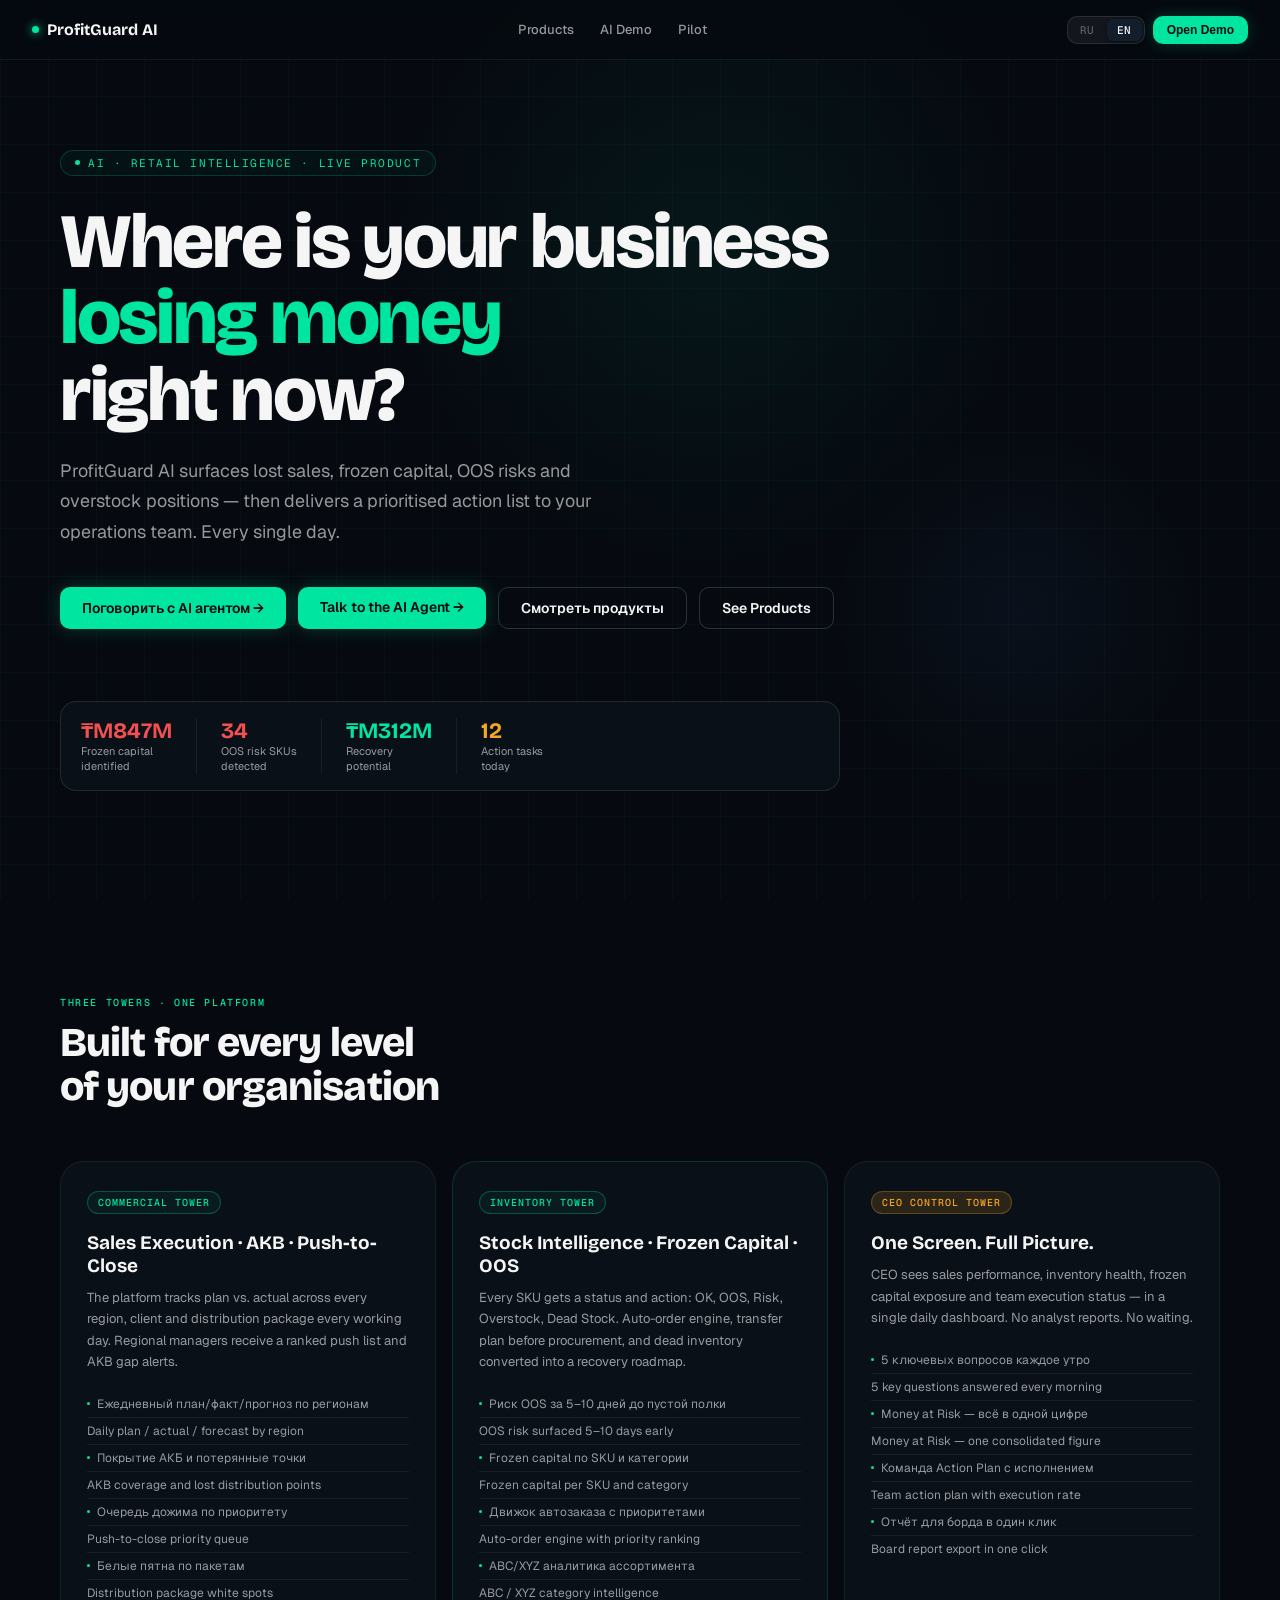
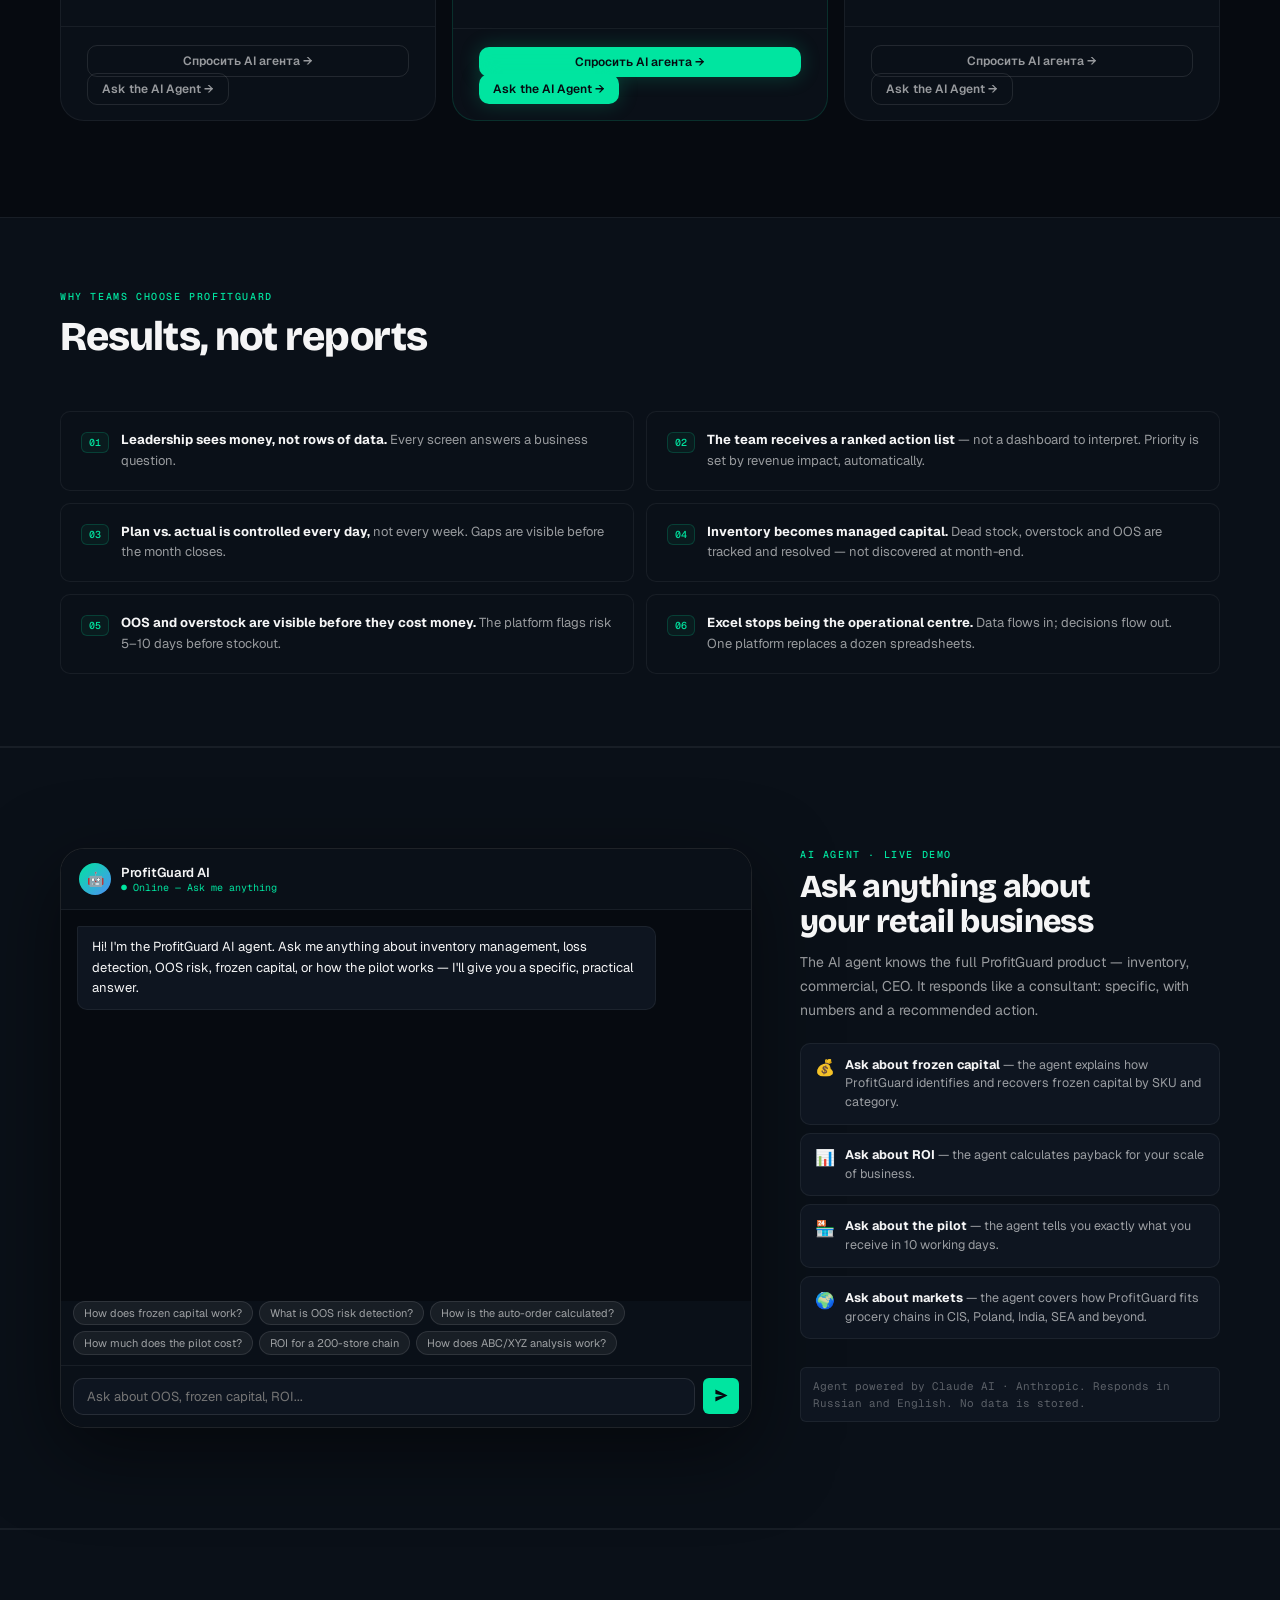
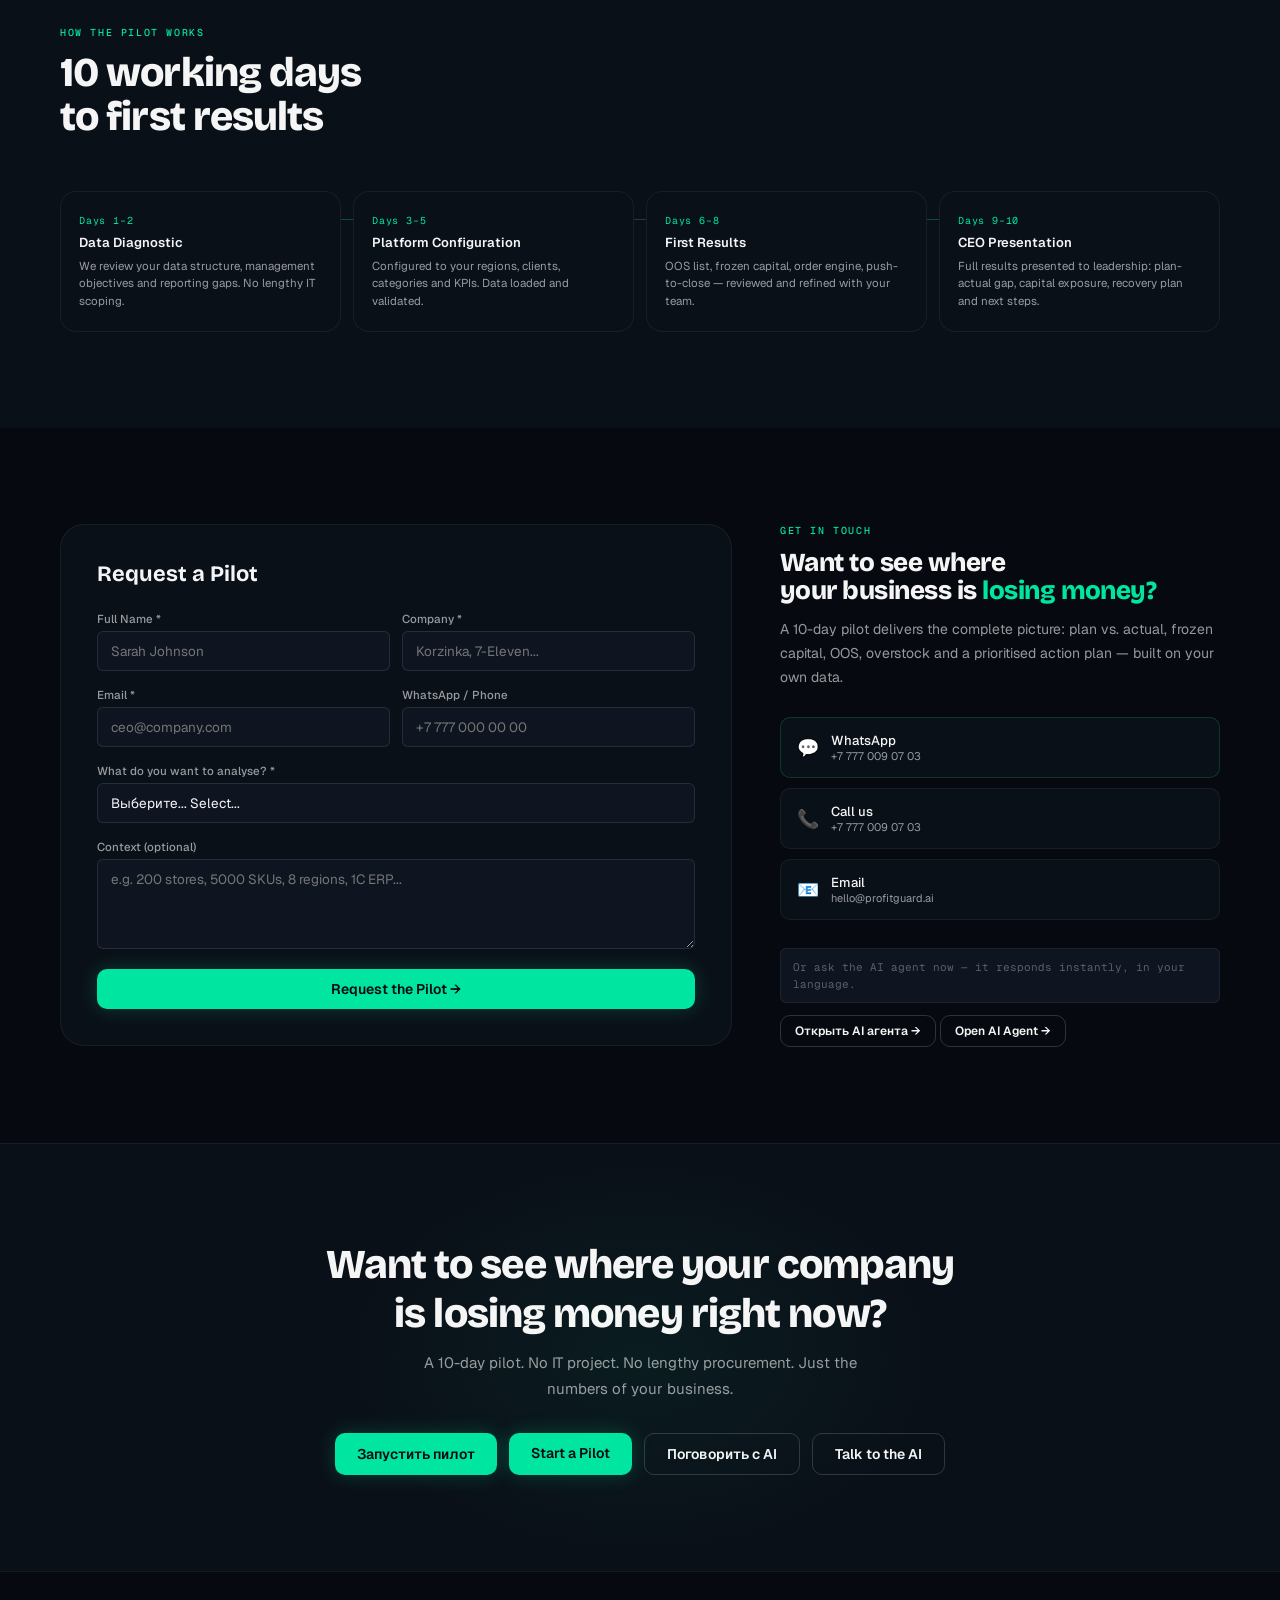
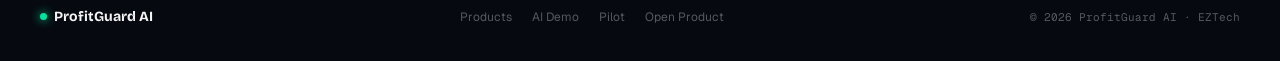
<file: index.html>
<!DOCTYPE html>
<html lang="en" data-lang="en">
<head>
<meta charset="UTF-8">
<meta name="viewport" content="width=device-width, initial-scale=1.0">
<title>ProfitGuard AI — Retail Loss Intelligence</title>
<link rel="preconnect" href="https://fonts.googleapis.com">
<link href="https://fonts.googleapis.com/css2?family=Bricolage+Grotesque:opsz,wght@12..96,300;12..96,400;12..96,500;12..96,700;12..96,800&family=Geist:wght@300;400;500;600&family=Geist+Mono:wght@400;500&display=swap" rel="stylesheet">
<style>
/* ═══════════════════════════════════════════════
   DESIGN SYSTEM
═══════════════════════════════════════════════ */
:root{
  --bg:       #060A10;
  --bg2:      #0A1018;
  --bg3:      #0E1520;
  --bg4:      #131E2C;
  --b1:       rgba(255,255,255,.06);
  --b2:       rgba(255,255,255,.10);
  --b3:       rgba(255,255,255,.16);
  --g:        #00E5A0;
  --g2:       rgba(0,229,160,.12);
  --g3:       rgba(0,229,160,.05);
  --blue:     #4F8EF7;
  --blue2:    rgba(79,142,247,.14);
  --amber:    #F5A623;
  --amber2:   rgba(245,166,35,.14);
  --red:      #F05050;
  --red2:     rgba(240,80,80,.14);
  --t1:       rgba(255,255,255,.96);
  --t2:       rgba(255,255,255,.58);
  --t3:       rgba(255,255,255,.32);
  --t4:       rgba(255,255,255,.14);
  --ff:       'Bricolage Grotesque',sans-serif;
  --fb:       'Geist',sans-serif;
  --fm:       'Geist Mono',monospace;
  --r:6px; --r2:10px; --r3:16px; --r4:24px;
  --nav-h:60px;
}
*,*::before,*::after{box-sizing:border-box;margin:0;padding:0}
html{scroll-behavior:smooth;font-size:16px}
body{font-family:var(--fb);background:var(--bg);color:var(--t1);-webkit-font-smoothing:antialiased;overflow-x:hidden}

/* ─── i18n ─── */
[data-ru],[data-en]{display:none}
html[data-lang="ru"] [data-ru]{display:revert}
html[data-lang="en"] [data-en]{display:revert}
html[data-lang="ru"] [data-ru-inline]{display:inline}
html[data-lang="en"] [data-en-inline]{display:inline}

/* ─── Scrollbar ─── */
::-webkit-scrollbar{width:4px;height:4px}
::-webkit-scrollbar-track{background:var(--bg)}
::-webkit-scrollbar-thumb{background:var(--b3);border-radius:2px}

/* ═══════════════════════════════════════════════
   NAV
═══════════════════════════════════════════════ */
.nav{
  position:fixed;top:0;left:0;right:0;z-index:200;
  height:var(--nav-h);
  display:flex;align-items:center;justify-content:space-between;
  padding:0 32px;
  background:rgba(6,10,16,.82);
  backdrop-filter:blur(24px);
  border-bottom:1px solid var(--b1);
}
.nav-logo{
  font-family:var(--ff);font-size:16px;font-weight:700;
  color:var(--t1);text-decoration:none;
  display:flex;align-items:center;gap:8px;
}
.nav-dot{
  width:7px;height:7px;border-radius:50%;
  background:var(--g);
  box-shadow:0 0 10px var(--g);
  animation:blink 2.5s infinite;
}
@keyframes blink{0%,100%{opacity:1}50%{opacity:.4}}
.nav-links{display:flex;align-items:center;gap:2px}
.nav-links a{
  font-size:13px;font-weight:500;color:var(--t2);
  text-decoration:none;padding:6px 12px;border-radius:var(--r);
  transition:all .2s;
}
.nav-links a:hover,.nav-links a.active{color:var(--t1);background:var(--b1)}
.nav-right{display:flex;align-items:center;gap:8px}

/* Language toggle */
.lang-toggle{
  display:flex;align-items:center;
  background:var(--b1);border:1px solid var(--b2);
  border-radius:var(--r2);padding:2px;gap:2px;
}
.lang-btn{
  font-family:var(--fm);font-size:11px;font-weight:500;
  padding:4px 10px;border-radius:6px;border:none;
  background:transparent;color:var(--t3);cursor:pointer;
  transition:all .18s;letter-spacing:.04em;
}
.lang-btn.active{background:var(--bg4);color:var(--t1);box-shadow:0 1px 4px rgba(0,0,0,.4)}

/* Demo button */
.nav-demo-btn{
  display:flex;align-items:center;gap:6px;
  font-size:12px;font-weight:600;
  padding:7px 14px;border-radius:var(--r2);
  background:var(--g);color:var(--bg);
  border:none;cursor:pointer;
  box-shadow:0 0 16px rgba(0,229,160,.2);
  transition:all .2s;text-decoration:none;
}
.nav-demo-btn:hover{background:#00ffb2;box-shadow:0 0 28px rgba(0,229,160,.4)}

/* ═══════════════════════════════════════════════
   HERO
═══════════════════════════════════════════════ */
.hero{
  min-height:100vh;
  display:flex;align-items:center;
  padding:calc(var(--nav-h) + 60px) 40px 80px;
  position:relative;overflow:hidden;
}
.hero-canvas{position:absolute;inset:0;pointer-events:none}
/* Animated grid */
.hero-grid{
  position:absolute;inset:0;
  background:
    linear-gradient(rgba(0,229,160,.03) 1px,transparent 1px),
    linear-gradient(90deg,rgba(0,229,160,.03) 1px,transparent 1px);
  background-size:48px 48px;
  animation:gridDrift 30s linear infinite;
}
@keyframes gridDrift{from{transform:translate(0,0)}to{transform:translate(48px,48px)}}
.hero-blob{
  position:absolute;
  width:700px;height:700px;
  background:radial-gradient(circle,rgba(0,229,160,.06) 0%,transparent 65%);
  top:-100px;left:50%;transform:translateX(-40%);
  animation:blobFloat 8s ease-in-out infinite alternate;
}
@keyframes blobFloat{from{transform:translateX(-40%) scale(1)}to{transform:translateX(-35%) scale(1.08)}}
.hero-blob2{
  position:absolute;width:400px;height:400px;
  background:radial-gradient(circle,rgba(79,142,247,.05) 0%,transparent 65%);
  bottom:10%;right:5%;
}

.hero-inner{max-width:1160px;margin:0 auto;width:100%;position:relative;z-index:1}
.hero-eyebrow{
  display:inline-flex;align-items:center;gap:8px;
  font-family:var(--fm);font-size:11px;letter-spacing:.14em;text-transform:uppercase;
  color:var(--g);border:1px solid rgba(0,229,160,.2);
  border-radius:999px;padding:5px 14px;margin-bottom:28px;
  background:rgba(0,229,160,.04);
}
.hero-eyebrow::before{content:'';width:5px;height:5px;border-radius:50%;background:var(--g);animation:blink 2s infinite}
.hero h1{
  font-family:var(--ff);
  font-size:clamp(40px,6vw,78px);
  font-weight:800;line-height:1.0;
  letter-spacing:-.03em;margin-bottom:22px;
}
.hero h1 em{color:var(--g);font-style:normal}
.hero-sub{
  font-size:clamp(15px,1.4vw,18px);line-height:1.7;
  color:var(--t2);max-width:560px;margin-bottom:40px;
}
.hero-cta{display:flex;gap:12px;flex-wrap:wrap;margin-bottom:72px}

/* Ticker strip */
.ticker{
  display:flex;gap:24px;flex-wrap:wrap;
  padding:16px 20px;
  background:var(--bg2);border:1px solid var(--b2);
  border-radius:var(--r3);
  max-width:780px;
}
.ticker-item{display:flex;align-items:center;gap:10px}
.ticker-val{font-family:var(--ff);font-size:22px;font-weight:700}
.ticker-label{font-size:11px;color:var(--t2);line-height:1.35}

/* ═══════════════════════════════════════════════
   BUTTONS
═══════════════════════════════════════════════ */
.btn{
  display:inline-flex;align-items:center;gap:7px;
  font-family:var(--fb);font-size:14px;font-weight:600;
  padding:11px 22px;border-radius:var(--r2);
  text-decoration:none;border:none;cursor:pointer;
  transition:all .2s;
}
.btn-primary{background:var(--g);color:var(--bg);box-shadow:0 0 20px rgba(0,229,160,.22)}
.btn-primary:hover{background:#00ffb2;transform:translateY(-1px);box-shadow:0 0 32px rgba(0,229,160,.38)}
.btn-outline{background:transparent;color:var(--t1);border:1px solid var(--b3)}
.btn-outline:hover{background:var(--b1);transform:translateY(-1px)}
.btn-ghost{background:transparent;color:var(--t2);border:1px solid var(--b2)}
.btn-ghost:hover{color:var(--t1);background:var(--b1)}
.btn-sm{font-size:12px;padding:7px 14px}

/* ═══════════════════════════════════════════════
   SECTIONS
═══════════════════════════════════════════════ */
.sec{padding:96px 40px}
.sec-inner{max-width:1160px;margin:0 auto}
.sec-tag{
  font-family:var(--fm);font-size:10px;font-weight:500;
  letter-spacing:.16em;text-transform:uppercase;color:var(--g);
  margin-bottom:12px;
}
.sec-title{
  font-family:var(--ff);
  font-size:clamp(26px,3.2vw,42px);
  font-weight:800;line-height:1.08;
  letter-spacing:-.022em;margin-bottom:12px;
}
.sec-sub{font-size:15px;color:var(--t2);line-height:1.7;max-width:500px}
.sec-header{margin-bottom:52px}

/* ═══════════════════════════════════════════════
   PRODUCT GRID
═══════════════════════════════════════════════ */
.prod-grid{display:grid;grid-template-columns:repeat(3,1fr);gap:16px}
.prod-card{
  background:var(--bg2);border:1px solid var(--b1);
  border-radius:var(--r4);overflow:hidden;
  display:flex;flex-direction:column;
  transition:all .25s;position:relative;
}
.prod-card::before{
  content:'';position:absolute;inset:0;
  background:linear-gradient(135deg,rgba(0,229,160,.04) 0%,transparent 50%);
  opacity:0;transition:opacity .3s;
}
.prod-card:hover{border-color:rgba(0,229,160,.18);transform:translateY(-3px)}
.prod-card:hover::before{opacity:1}
.prod-card-top{padding:28px 26px 20px;flex:1}
.prod-pill{
  display:inline-block;font-family:var(--fm);font-size:10px;
  font-weight:500;letter-spacing:.1em;text-transform:uppercase;
  padding:4px 10px;border-radius:999px;border:1px solid;
  margin-bottom:18px;
}
.pill-g{color:var(--g);border-color:rgba(0,229,160,.28);background:var(--g3)}
.pill-b{color:var(--blue);border-color:rgba(79,142,247,.28);background:var(--blue2)}
.pill-a{color:var(--amber);border-color:rgba(245,166,35,.28);background:var(--amber2)}
.prod-card h3{
  font-family:var(--ff);font-size:19px;font-weight:700;
  line-height:1.2;margin-bottom:9px;
}
.prod-card p{font-size:13px;color:var(--t2);line-height:1.65;margin-bottom:18px}
.feat-list{list-style:none}
.feat-list li{
  font-size:12px;color:var(--t2);padding:5px 0;
  border-bottom:1px solid var(--b1);
  display:flex;align-items:center;gap:7px;
}
.feat-list li:last-child{border:none}
.feat-list li::before{content:'';width:3px;height:3px;border-radius:50%;background:var(--g);flex-shrink:0}
.prod-card-bot{padding:18px 26px 22px;border-top:1px solid var(--b1)}

/* ═══════════════════════════════════════════════
   TABS
═══════════════════════════════════════════════ */
.tabs-nav{
  display:flex;gap:2px;flex-wrap:wrap;
  border-bottom:1px solid var(--b1);
  margin-bottom:28px;
}
.t-btn{
  font-family:var(--fb);font-size:12px;font-weight:500;
  color:var(--t3);background:transparent;border:none;
  padding:9px 16px;cursor:pointer;
  border-bottom:2px solid transparent;
  margin-bottom:-1px;transition:all .18s;white-space:nowrap;
}
.t-btn:hover{color:var(--t1)}
.t-btn.on{color:var(--g);border-bottom-color:var(--g)}
.t-pane{display:none}
.t-pane.on{display:block}

/* ═══════════════════════════════════════════════
   TABLE
═══════════════════════════════════════════════ */
.tbl-wrap{border:1px solid var(--b1);border-radius:var(--r2);overflow:auto;margin-top:16px}
.tbl{width:100%;border-collapse:collapse;font-size:12px}
.tbl thead th{
  background:var(--bg3);color:var(--t3);
  font-family:var(--fm);font-size:10px;font-weight:500;
  letter-spacing:.07em;text-transform:uppercase;
  padding:9px 12px;text-align:left;
  border-bottom:1px solid var(--b1);white-space:nowrap;
}
.tbl tbody td{
  padding:10px 12px;color:var(--t2);
  border-bottom:1px solid var(--b1);
  font-family:var(--fm);font-size:11.5px;
}
.tbl tbody tr:last-child td{border:none}
.tbl tbody tr:hover td{background:rgba(255,255,255,.015)}
.td-n{font-family:var(--fb)!important;font-size:12.5px!important;color:var(--t1)!important}
.pill{display:inline-block;font-size:10px;font-weight:600;padding:2px 7px;border-radius:999px;font-family:var(--fm);letter-spacing:.03em}
.p-g{background:var(--g2);color:var(--g)}
.p-r{background:var(--red2);color:var(--red)}
.p-a{background:var(--amber2);color:var(--amber)}
.p-b{background:var(--blue2);color:var(--blue)}
.p-x{background:rgba(255,255,255,.06);color:var(--t3)}

/* ═══════════════════════════════════════════════
   MINI KPIS
═══════════════════════════════════════════════ */
.mkpis{display:grid;grid-template-columns:repeat(auto-fit,minmax(140px,1fr));gap:10px;margin-bottom:24px}
.mk{background:var(--bg3);border:1px solid var(--b1);border-radius:var(--r2);padding:14px}
.mk-l{font-size:10px;color:var(--t3);margin-bottom:4px;font-family:var(--fm)}
.mk-v{font-family:var(--ff);font-size:20px;font-weight:700;line-height:1}
.mk-s{font-size:10px;color:var(--t3);margin-top:3px;font-family:var(--fm)}

/* ═══════════════════════════════════════════════
   WHY GRID
═══════════════════════════════════════════════ */
.why-grid{display:grid;grid-template-columns:1fr 1fr;gap:12px}
.why-item{
  background:var(--bg2);border:1px solid var(--b1);
  border-radius:var(--r2);padding:18px 20px;
  display:flex;gap:12px;align-items:flex-start;
  transition:border-color .2s;
}
.why-item:hover{border-color:var(--b2)}
.why-num{
  font-family:var(--fm);font-size:10px;font-weight:500;color:var(--g);
  background:var(--g3);border:1px solid rgba(0,229,160,.18);
  border-radius:var(--r);padding:3px 7px;flex-shrink:0;margin-top:2px;
}
.why-text{font-size:13px;color:var(--t2);line-height:1.6}
.why-text strong{color:var(--t1)}

/* ═══════════════════════════════════════════════
   AI DEMO AGENT
═══════════════════════════════════════════════ */
#demo-section{
  padding:100px 40px;
  background:var(--bg2);
  border-top:1px solid var(--b1);
  border-bottom:1px solid var(--b1);
}
.demo-inner{max-width:1160px;margin:0 auto;display:grid;grid-template-columns:1fr 420px;gap:48px;align-items:start}

/* Chat window */
.chat-window{
  background:var(--bg);
  border:1px solid var(--b2);
  border-radius:var(--r4);
  overflow:hidden;
  display:flex;flex-direction:column;
  height:580px;
  box-shadow:0 24px 80px rgba(0,0,0,.5);
}
.chat-header{
  padding:14px 18px;
  border-bottom:1px solid var(--b1);
  display:flex;align-items:center;gap:10px;
  background:var(--bg2);
}
.chat-avatar{
  width:32px;height:32px;border-radius:50%;
  background:linear-gradient(135deg,var(--g),var(--blue));
  display:flex;align-items:center;justify-content:center;
  font-size:14px;flex-shrink:0;
}
.chat-info{flex:1}
.chat-name{font-size:13px;font-weight:600;color:var(--t1)}
.chat-status{font-size:10px;color:var(--g);font-family:var(--fm)}
.chat-messages{
  flex:1;overflow-y:auto;
  padding:16px;display:flex;flex-direction:column;gap:10px;
}
.msg{max-width:88%;line-height:1.6;font-size:13px;border-radius:var(--r2);padding:10px 14px;word-break:break-word}
.msg-bot{
  background:var(--bg3);border:1px solid var(--b1);
  color:var(--t1);align-self:flex-start;border-radius:2px var(--r2) var(--r2) var(--r2);
}
.msg-user{
  background:var(--g2);border:1px solid rgba(0,229,160,.2);
  color:var(--t1);align-self:flex-end;border-radius:var(--r2) 2px var(--r2) var(--r2);
}
.msg-typing{
  background:var(--bg3);border:1px solid var(--b1);
  align-self:flex-start;border-radius:2px var(--r2) var(--r2) var(--r2);
  padding:10px 16px;
}
.typing-dots{display:flex;gap:4px;align-items:center}
.typing-dots span{
  width:5px;height:5px;border-radius:50%;background:var(--t3);
  animation:bounce 1.2s infinite;
}
.typing-dots span:nth-child(2){animation-delay:.2s}
.typing-dots span:nth-child(3){animation-delay:.4s}
@keyframes bounce{0%,80%,100%{transform:translateY(0)}40%{transform:translateY(-6px)}}

.chat-input-area{
  padding:12px;border-top:1px solid var(--b1);
  display:flex;gap:8px;background:var(--bg2);
}
.chat-input{
  flex:1;background:var(--bg3);border:1px solid var(--b2);
  border-radius:var(--r2);padding:9px 13px;
  color:var(--t1);font-family:var(--fb);font-size:13px;
  outline:none;resize:none;
  transition:border-color .2s;
}
.chat-input:focus{border-color:rgba(0,229,160,.35)}
.chat-send{
  width:36px;height:36px;border-radius:var(--r);
  background:var(--g);border:none;cursor:pointer;
  display:flex;align-items:center;justify-content:center;
  flex-shrink:0;transition:all .18s;color:var(--bg);
}
.chat-send:hover{background:#00ffb2;transform:scale(1.05)}
.chat-send svg{width:15px;height:15px}
.chat-send:disabled{opacity:.4;cursor:not-allowed;transform:none}

/* Suggested questions */
.chat-suggestions{padding:0 12px 10px;display:flex;flex-wrap:wrap;gap:6px;background:var(--bg2)}
.sug-btn{
  font-size:11px;color:var(--t2);
  background:var(--b1);border:1px solid var(--b2);
  border-radius:999px;padding:4px 10px;cursor:pointer;
  transition:all .18s;font-family:var(--fb);
  white-space:nowrap;
}
.sug-btn:hover{color:var(--t1);background:var(--b2);border-color:rgba(0,229,160,.2)}

/* Demo right panel */
.demo-right{}
.demo-right .sec-tag{margin-bottom:8px}
.demo-right h2{
  font-family:var(--ff);font-size:clamp(22px,2.5vw,32px);
  font-weight:800;letter-spacing:-.02em;
  line-height:1.1;margin-bottom:12px;
}
.demo-right p{font-size:14px;color:var(--t2);line-height:1.7;margin-bottom:20px}
.demo-features{display:flex;flex-direction:column;gap:8px;margin-bottom:28px}
.demo-feat{
  display:flex;gap:10px;align-items:flex-start;
  padding:12px 14px;background:var(--bg3);
  border:1px solid var(--b1);border-radius:var(--r2);
}
.df-icon{font-size:16px;flex-shrink:0;margin-top:1px}
.df-text{font-size:12.5px;color:var(--t2);line-height:1.5}
.df-text strong{color:var(--t1)}
.demo-note{
  font-size:11px;color:var(--t3);font-family:var(--fm);
  padding:10px 12px;background:var(--bg3);border:1px solid var(--b1);
  border-radius:var(--r);line-height:1.5;
}

/* ═══════════════════════════════════════════════
   PILOT STEPS
═══════════════════════════════════════════════ */
.steps-row{display:grid;grid-template-columns:repeat(4,1fr);gap:12px;position:relative}
.steps-row::before{
  content:'';position:absolute;
  top:28px;left:calc(12.5% + 16px);right:calc(12.5% + 16px);
  height:1px;background:linear-gradient(90deg,var(--g),var(--blue),var(--g));
  opacity:.3;z-index:0;
}
.step-card{
  background:var(--bg2);border:1px solid var(--b1);
  border-radius:var(--r3);padding:22px 18px;
  position:relative;z-index:1;
  transition:border-color .2s;
}
.step-card:hover{border-color:var(--b2)}
.step-day{font-family:var(--fm);font-size:10px;color:var(--g);letter-spacing:.08em;margin-bottom:8px}
.step-title{font-size:13px;font-weight:600;color:var(--t1);margin-bottom:5px;line-height:1.3}
.step-desc{font-size:11.5px;color:var(--t2);line-height:1.5}

/* ═══════════════════════════════════════════════
   CONTACT / PILOT FORM
═══════════════════════════════════════════════ */
#contact-section{padding:96px 40px}
.pilot-layout{display:grid;grid-template-columns:1fr 440px;gap:48px;align-items:start}
.pilot-form{
  background:var(--bg2);border:1px solid var(--b1);
  border-radius:var(--r4);padding:36px;
}
.form-title{font-family:var(--ff);font-size:22px;font-weight:700;margin-bottom:24px}
.fg{display:flex;flex-direction:column;gap:5px;margin-bottom:16px}
.fl{font-size:11.5px;color:var(--t2);font-weight:500}
.fi,.fs,.ft{
  background:var(--bg3);border:1px solid var(--b2);
  border-radius:var(--r);padding:10px 13px;
  color:var(--t1);font-family:var(--fb);font-size:13.5px;
  outline:none;width:100%;transition:border-color .2s;
}
.fi:focus,.fs:focus,.ft:focus{border-color:rgba(0,229,160,.35);box-shadow:0 0 0 3px rgba(0,229,160,.07)}
.ft{resize:vertical;min-height:90px}
.fs{appearance:none;cursor:pointer}
.form-row{display:grid;grid-template-columns:1fr 1fr;gap:12px}
.contact-side{}
.c-side-title{font-family:var(--ff);font-size:26px;font-weight:800;letter-spacing:-.02em;line-height:1.1;margin-bottom:12px}
.c-side-sub{font-size:14px;color:var(--t2);line-height:1.7;margin-bottom:28px}
.c-links{display:flex;flex-direction:column;gap:10px;margin-bottom:28px}
.c-link{
  display:flex;align-items:center;gap:12px;
  padding:14px 16px;background:var(--bg2);
  border:1px solid var(--b1);border-radius:var(--r2);
  text-decoration:none;transition:border-color .2s;
}
.c-link:hover{border-color:var(--b2)}
.c-link-icon{font-size:18px;flex-shrink:0}
.c-link-text{font-size:13px;color:var(--t1);font-weight:500}
.c-link-sub{font-size:11px;color:var(--t2)}

/* ═══════════════════════════════════════════════
   CTA
═══════════════════════════════════════════════ */
.cta-sec{
  padding:96px 40px;text-align:center;
  background:var(--bg2);
  border-top:1px solid var(--b1);
  position:relative;overflow:hidden;
}
.cta-glow{
  position:absolute;width:600px;height:400px;
  background:radial-gradient(ellipse,rgba(0,229,160,.06) 0%,transparent 70%);
  top:50%;left:50%;transform:translate(-50%,-50%);pointer-events:none;
}
.cta-sec h2{
  font-family:var(--ff);font-size:clamp(26px,3.2vw,42px);
  font-weight:800;letter-spacing:-.022em;margin-bottom:12px;position:relative;
}
.cta-sec p{font-size:15px;color:var(--t2);max-width:460px;margin:0 auto 32px;line-height:1.7;position:relative}
.cta-btns{display:flex;gap:12px;justify-content:center;flex-wrap:wrap;position:relative}

/* ═══════════════════════════════════════════════
   FOOTER
═══════════════════════════════════════════════ */
.footer{
  padding:36px 40px;border-top:1px solid var(--b1);
  display:flex;justify-content:space-between;align-items:center;flex-wrap:wrap;gap:16px;
}
.footer-logo{font-family:var(--ff);font-size:14px;font-weight:700;display:flex;align-items:center;gap:7px}
.footer-links{display:flex;gap:20px;flex-wrap:wrap}
.footer-links a{font-size:12px;color:var(--t3);text-decoration:none;transition:color .2s}
.footer-links a:hover{color:var(--t1)}
.footer-copy{font-size:11px;color:var(--t3);font-family:var(--fm)}

/* ═══════════════════════════════════════════════
   FADE ANIMATIONS
═══════════════════════════════════════════════ */
.fu{opacity:0;transform:translateY(20px);transition:opacity .6s,transform .6s}
.fu.vis{opacity:1;transform:none}
[data-delay="1"]{transition-delay:.1s}
[data-delay="2"]{transition-delay:.2s}
[data-delay="3"]{transition-delay:.3s}

/* ═══════════════════════════════════════════════
   RESPONSIVE
═══════════════════════════════════════════════ */
@media(max-width:960px){
  .nav{padding:0 16px}
  .nav-links{display:none}
  .hero,.sec,#demo-section,#contact-section,.cta-sec{padding-left:20px;padding-right:20px}
  .prod-grid{grid-template-columns:1fr}
  .why-grid{grid-template-columns:1fr}
  .steps-row{grid-template-columns:1fr 1fr}
  .steps-row::before{display:none}
  .demo-inner{grid-template-columns:1fr;gap:32px}
  .demo-inner .demo-right{order:-1}
  .chat-window{height:460px}
  .pilot-layout{grid-template-columns:1fr;gap:32px}
  .form-row{grid-template-columns:1fr}
}
@media(max-width:540px){
  .hero h1{font-size:36px}
  .ticker{flex-direction:column;gap:12px}
  .steps-row{grid-template-columns:1fr}
  .cta-btns{flex-direction:column;align-items:center}
}

/* inline block for lang */
[data-ru-inline]{display:none}
[data-en-inline]{display:none}
html[data-lang="ru"] [data-ru-inline]{display:inline}
html[data-lang="en"] [data-en-inline]{display:inline}
</style>
</head>
<body>

<!-- ═══════ NAV ═══════ -->
<nav class="nav">
  <a href="#" class="nav-logo"><span class="nav-dot"></span>ProfitGuard AI</a>
  <div class="nav-links">
    <a href="#products" data-ru>Продукты</a>
    <a href="#products" data-en>Products</a>
    <a href="#demo-section" data-ru>AI Демо</a>
    <a href="#demo-section" data-en>AI Demo</a>
    <a href="#contact-section" data-ru>Пилот</a>
    <a href="#contact-section" data-en>Pilot</a>
  </div>
  <div class="nav-right">
    <div class="lang-toggle">
      <button class="lang-btn" onclick="setLang('ru')" id="btn-ru">RU</button>
      <button class="lang-btn active" onclick="setLang('en')" id="btn-en">EN</button>
    </div>
    <button class="nav-demo-btn" onclick="document.getElementById('demo-section').scrollIntoView({behavior:'smooth'})">
      <span data-ru>Открыть демо</span>
      <span data-en>Open Demo</span>
    </button>
  </div>
</nav>

<!-- ═══════ HERO ═══════ -->
<section class="hero">
  <div class="hero-canvas">
    <div class="hero-grid"></div>
    <div class="hero-blob"></div>
    <div class="hero-blob2"></div>
  </div>
  <div class="hero-inner">
    <div class="hero-eyebrow">
      <span data-ru>AI · Retail Intelligence · Живой продукт</span>
      <span data-en>AI · Retail Intelligence · Live Product</span>
    </div>
    <h1 data-ru>Где ваш бизнес<br><em>теряет деньги</em><br>прямо сейчас?</h1>
    <h1 data-en>Where is your business<br><em>losing money</em><br>right now?</h1>
    <p class="hero-sub" data-ru>ProfitGuard AI выявляет потери продаж, замороженный капитал, риски OOS и избыточные запасы — и каждый день передаёт команде приоритетный список действий.</p>
    <p class="hero-sub" data-en>ProfitGuard AI surfaces lost sales, frozen capital, OOS risks and overstock positions — then delivers a prioritised action list to your operations team. Every single day.</p>
    <div class="hero-cta">
      <a href="#demo-section" class="btn btn-primary" data-ru>Поговорить с AI агентом →</a>
      <a href="#demo-section" class="btn btn-primary" data-en>Talk to the AI Agent →</a>
      <a href="#products" class="btn btn-outline" data-ru>Смотреть продукты</a>
      <a href="#products" class="btn btn-outline" data-en>See Products</a>
    </div>
    <div class="ticker fu">
      <div class="ticker-item">
        <div>
          <div class="ticker-val" style="color:var(--red)" data-counter="847">₸0M</div>
          <div class="ticker-label" data-ru>Замороженный капитал<br>под контролем</div>
          <div class="ticker-label" data-en>Frozen capital<br>identified</div>
        </div>
      </div>
      <div style="width:1px;background:var(--b1);align-self:stretch"></div>
      <div class="ticker-item">
        <div>
          <div class="ticker-val" style="color:var(--red)" data-counter="34">0</div>
          <div class="ticker-label" data-ru>SKU с риском OOS<br>обнаружено</div>
          <div class="ticker-label" data-en>OOS risk SKUs<br>detected</div>
        </div>
      </div>
      <div style="width:1px;background:var(--b1);align-self:stretch"></div>
      <div class="ticker-item">
        <div>
          <div class="ticker-val" style="color:var(--g)" data-counter="312">₸0M</div>
          <div class="ticker-label" data-ru>Потенциал<br>высвобождения</div>
          <div class="ticker-label" data-en>Recovery<br>potential</div>
        </div>
      </div>
      <div style="width:1px;background:var(--b1);align-self:stretch"></div>
      <div class="ticker-item">
        <div>
          <div class="ticker-val" style="color:var(--amber)" data-counter="12">0</div>
          <div class="ticker-label" data-ru>Задач команде<br>сегодня</div>
          <div class="ticker-label" data-en>Action tasks<br>today</div>
        </div>
      </div>
    </div>
  </div>
</section>

<!-- ═══════ PRODUCTS ═══════ -->
<section class="sec" id="products">
  <div class="sec-inner">
    <div class="sec-header fu">
      <div class="sec-tag" data-ru>Три башни · Одна платформа</div>
      <div class="sec-tag" data-en>Three towers · One platform</div>
      <h2 class="sec-title" data-ru>Для каждого уровня<br>вашей организации</h2>
      <h2 class="sec-title" data-en>Built for every level<br>of your organisation</h2>
    </div>
    <div class="prod-grid fu">

      <div class="prod-card">
        <div class="prod-card-top">
          <div class="prod-pill pill-g">Commercial Tower</div>
          <h3 data-ru>Продажи · АКБ · Дожим</h3>
          <h3 data-en>Sales Execution · AKB · Push-to-Close</h3>
          <p data-ru>Платформа отслеживает план/факт по регионам, клиентам и дистрибуционным пакетам каждый день. РМ получают список — кого дожать и где просел АКБ.</p>
          <p data-en>The platform tracks plan vs. actual across every region, client and distribution package every working day. Regional managers receive a ranked push list and AKB gap alerts.</p>
          <ul class="feat-list">
            <li data-ru>Ежедневный план/факт/прогноз по регионам</li>
            <li data-en>Daily plan / actual / forecast by region</li>
            <li data-ru>Покрытие АКБ и потерянные точки</li>
            <li data-en>AKB coverage and lost distribution points</li>
            <li data-ru>Очередь дожима по приоритету</li>
            <li data-en>Push-to-close priority queue</li>
            <li data-ru>Белые пятна по пакетам</li>
            <li data-en>Distribution package white spots</li>
          </ul>
        </div>
        <div class="prod-card-bot">
          <a href="#demo-section" class="btn btn-ghost btn-sm" style="width:100%;justify-content:center" data-ru>Спросить AI агента →</a>
          <a href="#demo-section" class="btn btn-ghost btn-sm" style="width:100%;justify-content:center" data-en>Ask the AI Agent →</a>
        </div>
      </div>

      <div class="prod-card" style="border-color:rgba(0,229,160,.15)">
        <div class="prod-card-top">
          <div class="prod-pill pill-g">Inventory Tower</div>
          <h3 data-ru>Запасы · Frozen Capital · OOS</h3>
          <h3 data-en>Stock Intelligence · Frozen Capital · OOS</h3>
          <p data-ru>Система присваивает каждому SKU статус и действие: OK, OOS, Риск OOS, Overstock, Dead Stock. Рассчитывает точный заказ, рекомендует перемещения и превращает мёртвый товар в план высвобождения денег.</p>
          <p data-en>Every SKU gets a status and action: OK, OOS, Risk, Overstock, Dead Stock. Auto-order engine, transfer plan before procurement, and dead inventory converted into a recovery roadmap.</p>
          <ul class="feat-list">
            <li data-ru>Риск OOS за 5–10 дней до пустой полки</li>
            <li data-en>OOS risk surfaced 5–10 days early</li>
            <li data-ru>Frozen capital по SKU и категории</li>
            <li data-en>Frozen capital per SKU and category</li>
            <li data-ru>Движок автозаказа с приоритетами</li>
            <li data-en>Auto-order engine with priority ranking</li>
            <li data-ru>ABC/XYZ аналитика ассортимента</li>
            <li data-en>ABC / XYZ category intelligence</li>
          </ul>
        </div>
        <div class="prod-card-bot">
          <a href="#demo-section" class="btn btn-primary btn-sm" style="width:100%;justify-content:center" data-ru>Спросить AI агента →</a>
          <a href="#demo-section" class="btn btn-primary btn-sm" style="width:100%;justify-content:center" data-en>Ask the AI Agent →</a>
        </div>
      </div>

      <div class="prod-card">
        <div class="prod-card-top">
          <div class="prod-pill pill-a">CEO Control Tower</div>
          <h3 data-ru>Один экран. Полная картина.</h3>
          <h3 data-en>One Screen. Full Picture.</h3>
          <p data-ru>CEO видит продажи, запасы, замороженный капитал, риски и статус выполнения задач командой — в одном дашборде, ежедневно.</p>
          <p data-en>CEO sees sales performance, inventory health, frozen capital exposure and team execution status — in a single daily dashboard. No analyst reports. No waiting.</p>
          <ul class="feat-list">
            <li data-ru>5 ключевых вопросов каждое утро</li>
            <li data-en>5 key questions answered every morning</li>
            <li data-ru>Money at Risk — всё в одной цифре</li>
            <li data-en>Money at Risk — one consolidated figure</li>
            <li data-ru>Команда Action Plan с исполнением</li>
            <li data-en>Team action plan with execution rate</li>
            <li data-ru>Отчёт для борда в один клик</li>
            <li data-en>Board report export in one click</li>
          </ul>
        </div>
        <div class="prod-card-bot">
          <a href="#demo-section" class="btn btn-ghost btn-sm" style="width:100%;justify-content:center" data-ru>Спросить AI агента →</a>
          <a href="#demo-section" class="btn btn-ghost btn-sm" style="width:100%;justify-content:center" data-en>Ask the AI Agent →</a>
        </div>
      </div>

    </div>
  </div>
</section>

<!-- ═══════ WHY ═══════ -->
<section class="sec" style="background:var(--bg2);border-top:1px solid var(--b1);border-bottom:1px solid var(--b1);padding-top:72px;padding-bottom:72px">
  <div class="sec-inner">
    <div class="sec-header fu">
      <div class="sec-tag" data-ru>Почему это покупают</div>
      <div class="sec-tag" data-en>Why teams choose ProfitGuard</div>
      <h2 class="sec-title" data-ru>Результаты, а не отчёты</h2>
      <h2 class="sec-title" data-en>Results, not reports</h2>
    </div>
    <div class="why-grid fu">
      <div class="why-item"><span class="why-num">01</span><div class="why-text"><span data-ru><strong>Руководитель видит деньги, а не строки данных.</strong> Каждый экран отвечает на бизнес-вопрос.</span><span data-en><strong>Leadership sees money, not rows of data.</strong> Every screen answers a business question.</span></div></div>
      <div class="why-item"><span class="why-num">02</span><div class="why-text"><span data-ru><strong>Команда получает ранжированный список действий</strong> — не дашборд для интерпретации. Приоритет расставляет выручка.</span><span data-en><strong>The team receives a ranked action list</strong> — not a dashboard to interpret. Priority is set by revenue impact, automatically.</span></div></div>
      <div class="why-item"><span class="why-num">03</span><div class="why-text"><span data-ru><strong>План/факт контролируется каждый день,</strong> а не раз в неделю. Разрывы видны до закрытия месяца.</span><span data-en><strong>Plan vs. actual is controlled every day,</strong> not every week. Gaps are visible before the month closes.</span></div></div>
      <div class="why-item"><span class="why-num">04</span><div class="why-text"><span data-ru><strong>Запасы становятся управляемым капиталом.</strong> Dead stock, overstock и OOS отслеживаются и устраняются, а не обнаруживаются в конце месяца.</span><span data-en><strong>Inventory becomes managed capital.</strong> Dead stock, overstock and OOS are tracked and resolved — not discovered at month-end.</span></div></div>
      <div class="why-item"><span class="why-num">05</span><div class="why-text"><span data-ru><strong>OOS и overstock видны до того, как они стали потерями.</strong> Система предупреждает за 5–10 дней до стокаута.</span><span data-en><strong>OOS and overstock are visible before they cost money.</strong> The platform flags risk 5–10 days before stockout.</span></div></div>
      <div class="why-item"><span class="why-num">06</span><div class="why-text"><span data-ru><strong>Excel перестаёт быть центром хаоса.</strong> Данные поступают — решения выходят. Одна платформа заменяет десятки таблиц.</span><span data-en><strong>Excel stops being the operational centre.</strong> Data flows in; decisions flow out. One platform replaces a dozen spreadsheets.</span></div></div>
    </div>
  </div>
</section>

<!-- ═══════ AI DEMO AGENT ═══════ -->
<section id="demo-section">
  <div class="demo-inner">

    <!-- CHAT -->
    <div class="fu">
      <div class="chat-window">
        <div class="chat-header">
          <div class="chat-avatar">🤖</div>
          <div class="chat-info">
            <div class="chat-name">ProfitGuard AI</div>
            <div class="chat-status" id="agent-status">● Online — Ask me anything</div>
          </div>
        </div>
        <div class="chat-messages" id="chat-messages">
          <div class="msg msg-bot" id="welcome-msg">
            <!-- filled by JS -->
          </div>
        </div>
        <div class="chat-suggestions" id="suggestions-wrap">
          <!-- filled by JS -->
        </div>
        <div class="chat-input-area">
          <textarea class="chat-input" id="chat-input" rows="1"
            placeholder="Ask about OOS, frozen capital, ROI..."
            onkeydown="handleKey(event)"></textarea>
          <button class="chat-send" id="send-btn" onclick="sendMessage()">
            <svg viewBox="0 0 16 16" fill="currentColor"><path d="M1.5 1.5l13 6.5-13 6.5v-5l8-1.5-8-1.5v-5z"/></svg>
          </button>
        </div>
      </div>
    </div>

    <!-- RIGHT -->
    <div class="demo-right fu" data-delay="1">
      <div class="sec-tag" data-ru>AI Агент · Демо</div>
      <div class="sec-tag" data-en>AI Agent · Live Demo</div>
      <h2 data-ru>Задайте любой вопрос<br>о вашем бизнесе</h2>
      <h2 data-en>Ask anything about<br>your retail business</h2>
      <p data-ru>AI-агент знает весь продукт ProfitGuard — inventory, commercial, CEO. Он отвечает как консультант: конкретно, с цифрами и рекомендацией действия.</p>
      <p data-en>The AI agent knows the full ProfitGuard product — inventory, commercial, CEO. It responds like a consultant: specific, with numbers and a recommended action.</p>
      <div class="demo-features">
        <div class="demo-feat">
          <div class="df-icon">💰</div>
          <div class="df-text" data-ru><strong>Спросите о frozen capital</strong> — агент объяснит как ProfitGuard находит замороженный капитал по SKU и категории.</div>
          <div class="df-text" data-en><strong>Ask about frozen capital</strong> — the agent explains how ProfitGuard identifies and recovers frozen capital by SKU and category.</div>
        </div>
        <div class="demo-feat">
          <div class="df-icon">📊</div>
          <div class="df-text" data-ru><strong>Спросите про ROI</strong> — агент рассчитает окупаемость для вашего масштаба бизнеса.</div>
          <div class="df-text" data-en><strong>Ask about ROI</strong> — the agent calculates payback for your scale of business.</div>
        </div>
        <div class="demo-feat">
          <div class="df-icon">🏪</div>
          <div class="df-text" data-ru><strong>Спросите про пилот</strong> — агент расскажет что именно вы получите через 10 рабочих дней.</div>
          <div class="df-text" data-en><strong>Ask about the pilot</strong> — the agent tells you exactly what you receive in 10 working days.</div>
        </div>
        <div class="demo-feat">
          <div class="df-icon">🌍</div>
          <div class="df-text" data-ru><strong>Спросите про рынки</strong> — агент расскажет как ProfitGuard работает для сетей в СНГ, Польше, Индии и других.</div>
          <div class="df-text" data-en><strong>Ask about markets</strong> — the agent covers how ProfitGuard fits grocery chains in CIS, Poland, India, SEA and beyond.</div>
        </div>
      </div>
      <div class="demo-note" data-ru>Агент работает на Claude AI · Anthropic. Отвечает на русском и английском. Данные не сохраняются.</div>
      <div class="demo-note" data-en>Agent powered by Claude AI · Anthropic. Responds in Russian and English. No data is stored.</div>
    </div>

  </div>
</section>

<!-- ═══════ PILOT ═══════ -->
<section class="sec" id="how-it-works" style="background:var(--bg2);border-top:1px solid var(--b1)">
  <div class="sec-inner">
    <div class="sec-header fu">
      <div class="sec-tag" data-ru>Как работает пилот</div>
      <div class="sec-tag" data-en>How the pilot works</div>
      <h2 class="sec-title" data-ru>10 рабочих дней<br>до первого результата</h2>
      <h2 class="sec-title" data-en>10 working days<br>to first results</h2>
    </div>
    <div class="steps-row fu">
      <div class="step-card">
        <div class="step-day" data-ru>Дни 1–2</div>
        <div class="step-day" data-en>Days 1–2</div>
        <div class="step-title" data-ru>Диагностика данных</div>
        <div class="step-title" data-en>Data Diagnostic</div>
        <div class="step-desc" data-ru>Разбираем структуру данных, задачи управления и пробелы в отчётности. Без долгих IT-согласований.</div>
        <div class="step-desc" data-en>We review your data structure, management objectives and reporting gaps. No lengthy IT scoping.</div>
      </div>
      <div class="step-card">
        <div class="step-day" data-ru>Дни 3–5</div>
        <div class="step-day" data-en>Days 3–5</div>
        <div class="step-title" data-ru>Настройка платформы</div>
        <div class="step-title" data-en>Platform Configuration</div>
        <div class="step-desc" data-ru>Настройка под вашу структуру: регионы, клиенты, категории, KPI. Данные загружены и проверены.</div>
        <div class="step-desc" data-en>Configured to your regions, clients, categories and KPIs. Data loaded and validated.</div>
      </div>
      <div class="step-card">
        <div class="step-day" data-ru>Дни 6–8</div>
        <div class="step-day" data-en>Days 6–8</div>
        <div class="step-title" data-ru>Первые результаты</div>
        <div class="step-title" data-en>First Results</div>
        <div class="step-desc" data-ru>OOS, frozen capital, автозаказ, дожим — первые выводы проверяются вместе с командой.</div>
        <div class="step-desc" data-en>OOS list, frozen capital, order engine, push-to-close — reviewed and refined with your team.</div>
      </div>
      <div class="step-card">
        <div class="step-day" data-ru>Дни 9–10</div>
        <div class="step-day" data-en>Days 9–10</div>
        <div class="step-title" data-ru>Презентация CEO</div>
        <div class="step-title" data-en>CEO Presentation</div>
        <div class="step-desc" data-ru>Полные результаты: план-факт, риски капитала, план высвобождения и рекомендованные следующие шаги.</div>
        <div class="step-desc" data-en>Full results presented to leadership: plan-actual gap, capital exposure, recovery plan and next steps.</div>
      </div>
    </div>
  </div>
</section>

<!-- ═══════ CONTACT ═══════ -->
<section id="contact-section">
  <div class="sec-inner">
    <div class="pilot-layout fu">

      <div class="pilot-form">
        <div class="form-title" data-ru>Запустить пилот</div>
        <div class="form-title" data-en>Request a Pilot</div>
        <form id="pilot-form" onsubmit="submitForm(event)">
          <div class="form-row">
            <div class="fg">
              <label class="fl" data-ru>Имя и фамилия *</label>
              <label class="fl" data-en>Full Name *</label>
              <input class="fi" type="text" required placeholder="Sarah Johnson">
            </div>
            <div class="fg">
              <label class="fl" data-ru>Компания *</label>
              <label class="fl" data-en>Company *</label>
              <input class="fi" type="text" required placeholder="Korzinka, 7-Eleven...">
            </div>
          </div>
          <div class="form-row">
            <div class="fg">
              <label class="fl">Email *</label>
              <input class="fi" type="email" required placeholder="ceo@company.com">
            </div>
            <div class="fg">
              <label class="fl">WhatsApp / Phone</label>
              <input class="fi" type="tel" placeholder="+7 777 000 00 00">
            </div>
          </div>
          <div class="fg">
            <label class="fl" data-ru>Что хотите проверить? *</label>
            <label class="fl" data-en>What do you want to analyse? *</label>
            <select class="fs" required>
              <option value="">
                <span data-ru>Выберите...</span>
                <span data-en>Select...</span>
              </option>
              <option data-ru>Запасы и frozen capital</option>
              <option data-en>Inventory &amp; frozen capital</option>
              <option data-ru>Продажи и план/факт</option>
              <option data-en>Sales plan execution</option>
              <option data-ru>OOS и overstock</option>
              <option data-en>OOS &amp; overstock</option>
              <option data-ru>Всё сразу</option>
              <option data-en>Full business view</option>
            </select>
          </div>
          <div class="fg">
            <label class="fl" data-ru>Контекст (необязательно)</label>
            <label class="fl" data-en>Context (optional)</label>
            <textarea class="ft" placeholder="e.g. 200 stores, 5000 SKUs, 8 regions, 1C ERP..."></textarea>
          </div>
          <button type="submit" class="btn btn-primary" style="width:100%;justify-content:center;margin-top:4px">
            <span data-ru>Запросить пилот →</span>
            <span data-en>Request the Pilot →</span>
          </button>
        </form>
      </div>

      <div class="contact-side">
        <div class="sec-tag" data-ru>Контакт</div>
        <div class="sec-tag" data-en>Get in touch</div>
        <h2 class="c-side-title" data-ru>Хотите увидеть,<br>где теряются <em style="color:var(--g);font-style:normal">ваши деньги?</em></h2>
        <h2 class="c-side-title" data-en>Want to see where<br>your business is <em style="color:var(--g);font-style:normal">losing money?</em></h2>
        <p class="c-side-sub" data-ru>Пилот за 10 рабочих дней показывает полную картину: план/факт, замороженный капитал, OOS, overstock и приоритетный план действий для команды.</p>
        <p class="c-side-sub" data-en>A 10-day pilot delivers the complete picture: plan vs. actual, frozen capital, OOS, overstock and a prioritised action plan — built on your own data.</p>
        <div class="c-links">
          <a href="https://wa.me/77770090703" class="c-link" style="border-color:rgba(37,211,102,.2)">
            <div class="c-link-icon">💬</div>
            <div>
              <div class="c-link-text">WhatsApp</div>
              <div class="c-link-sub">+7 777 009 07 03</div>
            </div>
          </a>
          <a href="tel:+77770090703" class="c-link">
            <div class="c-link-icon">📞</div>
            <div>
              <div class="c-link-text" data-ru>Позвонить</div>
              <div class="c-link-text" data-en>Call us</div>
              <div class="c-link-sub">+7 777 009 07 03</div>
            </div>
          </a>
          <a href="mailto:hello@profitguard.ai" class="c-link">
            <div class="c-link-icon">📧</div>
            <div>
              <div class="c-link-text">Email</div>
              <div class="c-link-sub">hello@profitguard.ai</div>
            </div>
          </a>
        </div>
        <div class="demo-note" data-ru>Или задайте вопрос AI-агенту прямо сейчас — он ответит мгновенно.</div>
        <div class="demo-note" data-en>Or ask the AI agent now — it responds instantly, in your language.</div>
        <a href="#demo-section" class="btn btn-outline btn-sm" style="margin-top:12px" data-ru>Открыть AI агента →</a>
        <a href="#demo-section" class="btn btn-outline btn-sm" style="margin-top:12px" data-en>Open AI Agent →</a>
      </div>

    </div>
  </div>
</section>

<!-- ═══════ CTA ═══════ -->
<section class="cta-sec">
  <div class="cta-glow"></div>
  <h2 class="fu" data-ru>Хотите увидеть, где ваша компания<br>теряет деньги прямо сейчас?</h2>
  <h2 class="fu" data-en>Want to see where your company<br>is losing money right now?</h2>
  <p class="fu" data-ru>10-дневный пилот. Нет IT-проекта. Нет долгих согласований. Только цифры вашего бизнеса.</p>
  <p class="fu" data-en>A 10-day pilot. No IT project. No lengthy procurement. Just the numbers of your business.</p>
  <div class="cta-btns fu">
    <a href="#contact-section" class="btn btn-primary" data-ru>Запустить пилот</a>
    <a href="#contact-section" class="btn btn-primary" data-en>Start a Pilot</a>
    <a href="#demo-section" class="btn btn-outline" data-ru>Поговорить с AI</a>
    <a href="#demo-section" class="btn btn-outline" data-en>Talk to the AI</a>
  </div>
</section>

<!-- ═══════ FOOTER ═══════ -->
<footer class="footer">
  <div class="footer-logo"><span class="nav-dot"></span>ProfitGuard AI</div>
  <div class="footer-links">
    <a href="#products" data-ru>Продукты</a>
    <a href="#products" data-en>Products</a>
    <a href="#demo-section" data-ru>AI Демо</a>
    <a href="#demo-section" data-en>AI Demo</a>
    <a href="#contact-section" data-ru>Пилот</a>
    <a href="#contact-section" data-en>Pilot</a>
    <a href="https://pg2.eztech.dev" target="_blank" data-ru>Открыть продукт</a>
    <a href="https://pg2.eztech.dev" target="_blank" data-en>Open Product</a>
  </div>
  <div class="footer-copy">© 2026 ProfitGuard AI · EZTech</div>
</footer>

<script>
/* ═══════════════════════════════════════════════
   LANGUAGE
═══════════════════════════════════════════════ */
function setLang(l){
  document.documentElement.setAttribute('data-lang',l);
  document.getElementById('btn-ru').classList.toggle('active',l==='ru');
  document.getElementById('btn-en').classList.toggle('active',l==='en');
  localStorage.setItem('pg-lang',l);
  updateWelcome();
  updateSuggestions();
  updatePlaceholder();
  document.getElementById('agent-status').textContent =
    l==='ru' ? '● Онлайн — Задайте вопрос' : '● Online — Ask me anything';
}

/* ═══════════════════════════════════════════════
   SCROLL ANIMATIONS
═══════════════════════════════════════════════ */
const obs=new IntersectionObserver(entries=>{
  entries.forEach(e=>{if(e.isIntersecting){e.target.classList.add('vis');obs.unobserve(e.target)}});
},{threshold:.1});
document.querySelectorAll('.fu').forEach(el=>obs.observe(el));

/* Number counter */
const numObs=new IntersectionObserver(entries=>{
  entries.forEach(e=>{
    if(!e.isIntersecting) return;
    const el=e.target;
    const raw=el.dataset.counter;
    const num=parseInt(raw);
    const pre=el.textContent.replace(/\d+/,'').split(num)[0]||'';
    const suf=el.textContent.includes('M')?'M':'';
    let start=null;
    function step(ts){
      if(!start)start=ts;
      const p=Math.min((ts-start)/1200,1);
      const ease=1-Math.pow(1-p,3);
      el.textContent=(pre||'')+Math.round(num*ease)+(suf?'M':'');
      if(p<1)requestAnimationFrame(step);
    }
    requestAnimationFrame(step);
    numObs.unobserve(el);
  });
},{threshold:.5});
document.querySelectorAll('[data-counter]').forEach(el=>{
  const raw=el.dataset.counter;
  el.textContent=(el.textContent.includes('₸')?'₸':'')+raw+(el.textContent.includes('M')?'M':'');
  numObs.observe(el);
});

/* ═══════════════════════════════════════════════
   AI AGENT
═══════════════════════════════════════════════ */
const SYSTEM_PROMPT = `You are ProfitGuard AI — a retail intelligence platform assistant and business consultant. You help retail chain owners, CEOs, commercial directors and operations managers understand how ProfitGuard AI solves their specific operational problems.

ABOUT THE PRODUCT:
ProfitGuard AI is a B2B SaaS platform with three modules:
1. **Inventory Tower** — classifies every SKU (OK/OOS/OOS Risk/Overstock/Dead Stock), calculates frozen capital, auto-order quantities, internal transfer recommendations, ABC/XYZ analysis, YoY comparison. Surfaces OOS risk 5-10 days before stockout.
2. **Commercial Tower** — daily plan vs actual tracking by region/client/package, AKB (Active Client Base) coverage, lost distribution points, push-to-close priority queue, white spots analysis.
3. **CEO Control Tower** — executive dashboard answering 5 key questions daily: where is the money, where are sales being lost, where is capital frozen, who is underperforming, what should the team do today.

PILOT: 10 working days. Days 1-2: data diagnostic. Days 3-5: configuration. Days 6-8: first results. Days 9-10: CEO presentation. Deliverables: OOS report, frozen capital analysis, auto-order calc, transfer plan, promo/liquidation plan, push-to-close list, ABC/XYZ, Excel export, board report.

PRICING: Pilot from $300-500/month for small chains, $800-2000/month for larger networks. ROI typically 5-15x in year 1.

KEY CLIENTS & MARKETS: Currently serving distribution/FMCG companies in Kazakhstan. Expanding to Uzbekistan (Korzinka is a target — 200+ stores, growing to 1000), Poland (Dino, Biedronka), India (DMart, Spencer's), 7-Eleven via 7-Ventures program.

TAMAGOYA STORY: Famous Japanese bento delivery company — 70,000 lunches/day, 0.006% waste, no IT system. Their secret: right process + right incentives. ProfitGuard gives both: the process AND the data tool.

TECHNICAL: Works from existing POS/ERP data (1C, CSV, Excel uploads). No new hardware. No complex integration. Cloud-based. Bilingual RU/EN.

LANGUAGE: Respond in the same language the user writes in. Be concrete, use numbers, give actionable advice. Sound like an experienced retail consultant, not a product brochure. Never say "I cannot" — always find a relevant helpful answer. Keep responses concise but substantive (3-6 sentences typically). Use ₸ for tenge, $ for USD.`;

let chatHistory = [];
let isTyping = false;

const WELCOME_RU = `Привет! Я AI-агент ProfitGuard. Задайте любой вопрос о управлении запасами, потерях, OOS, frozen capital или о том, как работает пилот — отвечу конкретно.`;
const WELCOME_EN = `Hi! I'm the ProfitGuard AI agent. Ask me anything about inventory management, loss detection, OOS risk, frozen capital, or how the pilot works — I'll give you a specific, practical answer.`;

function getLang(){return document.documentElement.getAttribute('data-lang')||'en'}

function updateWelcome(){
  const el=document.getElementById('welcome-msg');
  if(el) el.textContent=getLang()==='ru'?WELCOME_RU:WELCOME_EN;
}

const SUGGESTIONS_RU=[
  'Как найти замороженный капитал?','Что такое риск OOS?',
  'Как считается автозаказ?','Сколько стоит пилот?',
  'Покажи ROI для 50 магазинов','Как работает ABC/XYZ?'
];
const SUGGESTIONS_EN=[
  'How does frozen capital work?','What is OOS risk detection?',
  'How is the auto-order calculated?','How much does the pilot cost?',
  'ROI for a 200-store chain','How does ABC/XYZ analysis work?'
];

function updateSuggestions(){
  const wrap=document.getElementById('suggestions-wrap');
  const lang=getLang();
  const sugs=lang==='ru'?SUGGESTIONS_RU:SUGGESTIONS_EN;
  wrap.innerHTML=sugs.map(s=>`<button class="sug-btn" onclick="sendSuggestion('${s}')">${s}</button>`).join('');
}

function updatePlaceholder(){
  const inp=document.getElementById('chat-input');
  inp.placeholder=getLang()==='ru'?'Задайте вопрос об OOS, frozen capital, ROI...':'Ask about OOS, frozen capital, ROI...';
}

function handleKey(e){
  if(e.key==='Enter'&&!e.shiftKey){e.preventDefault();sendMessage()}
}

function sendSuggestion(text){
  document.getElementById('chat-input').value=text;
  sendMessage();
}

async function sendMessage(){
  const inp=document.getElementById('chat-input');
  const text=inp.value.trim();
  if(!text||isTyping)return;
  inp.value='';

  // hide suggestions
  document.getElementById('suggestions-wrap').style.display='none';

  appendMsg(text,'user');
  chatHistory.push({role:'user',content:text});

  const btn=document.getElementById('send-btn');
  btn.disabled=true;isTyping=true;

  const typingEl=showTyping();

  try{
    const res=await fetch('https://api.anthropic.com/v1/messages',{
      method:'POST',
      headers:{'Content-Type':'application/json'},
      body:JSON.stringify({
        model:'claude-sonnet-4-20250514',
        max_tokens:1000,
        system:SYSTEM_PROMPT,
        messages:chatHistory
      })
    });
    const data=await res.json();
    const reply=data.content?.[0]?.text||'Sorry, I couldn\'t process that request.';
    typingEl.remove();
    appendMsg(reply,'bot');
    chatHistory.push({role:'assistant',content:reply});
  } catch(err){
    typingEl.remove();
    const errMsg=getLang()==='ru'?'Ошибка соединения. Попробуйте ещё раз.':'Connection error. Please try again.';
    appendMsg(errMsg,'bot');
  }
  btn.disabled=false;isTyping=false;
}

function appendMsg(text,type){
  const msgs=document.getElementById('chat-messages');
  const div=document.createElement('div');
  div.className=`msg msg-${type}`;
  div.textContent=text;
  msgs.appendChild(div);
  msgs.scrollTop=msgs.scrollHeight;
}

function showTyping(){
  const msgs=document.getElementById('chat-messages');
  const div=document.createElement('div');
  div.className='msg-typing';
  div.innerHTML='<div class="typing-dots"><span></span><span></span><span></span></div>';
  msgs.appendChild(div);
  msgs.scrollTop=msgs.scrollHeight;
  return div;
}

/* ═══════════════════════════════════════════════
   FORM
═══════════════════════════════════════════════ */
function submitForm(e){
  e.preventDefault();
  const btn=e.target.querySelector('button[type=submit]');
  btn.textContent=getLang()==='ru'
    ?' Заявка отправлена — ответим в течение 24 часов'
    :'✓ Sent — we\'ll be in touch within 24 hours';
  btn.style.background='var(--g)';
  btn.disabled=true;
}

/* ═══════════════════════════════════════════════
   INIT
═══════════════════════════════════════════════ */
document.addEventListener('DOMContentLoaded',()=>{
  const saved=localStorage.getItem('pg-lang')||'en';
  setLang(saved);
  updateWelcome();
  updateSuggestions();
  updatePlaceholder();
});
</script>
</body>
</html>
</file>
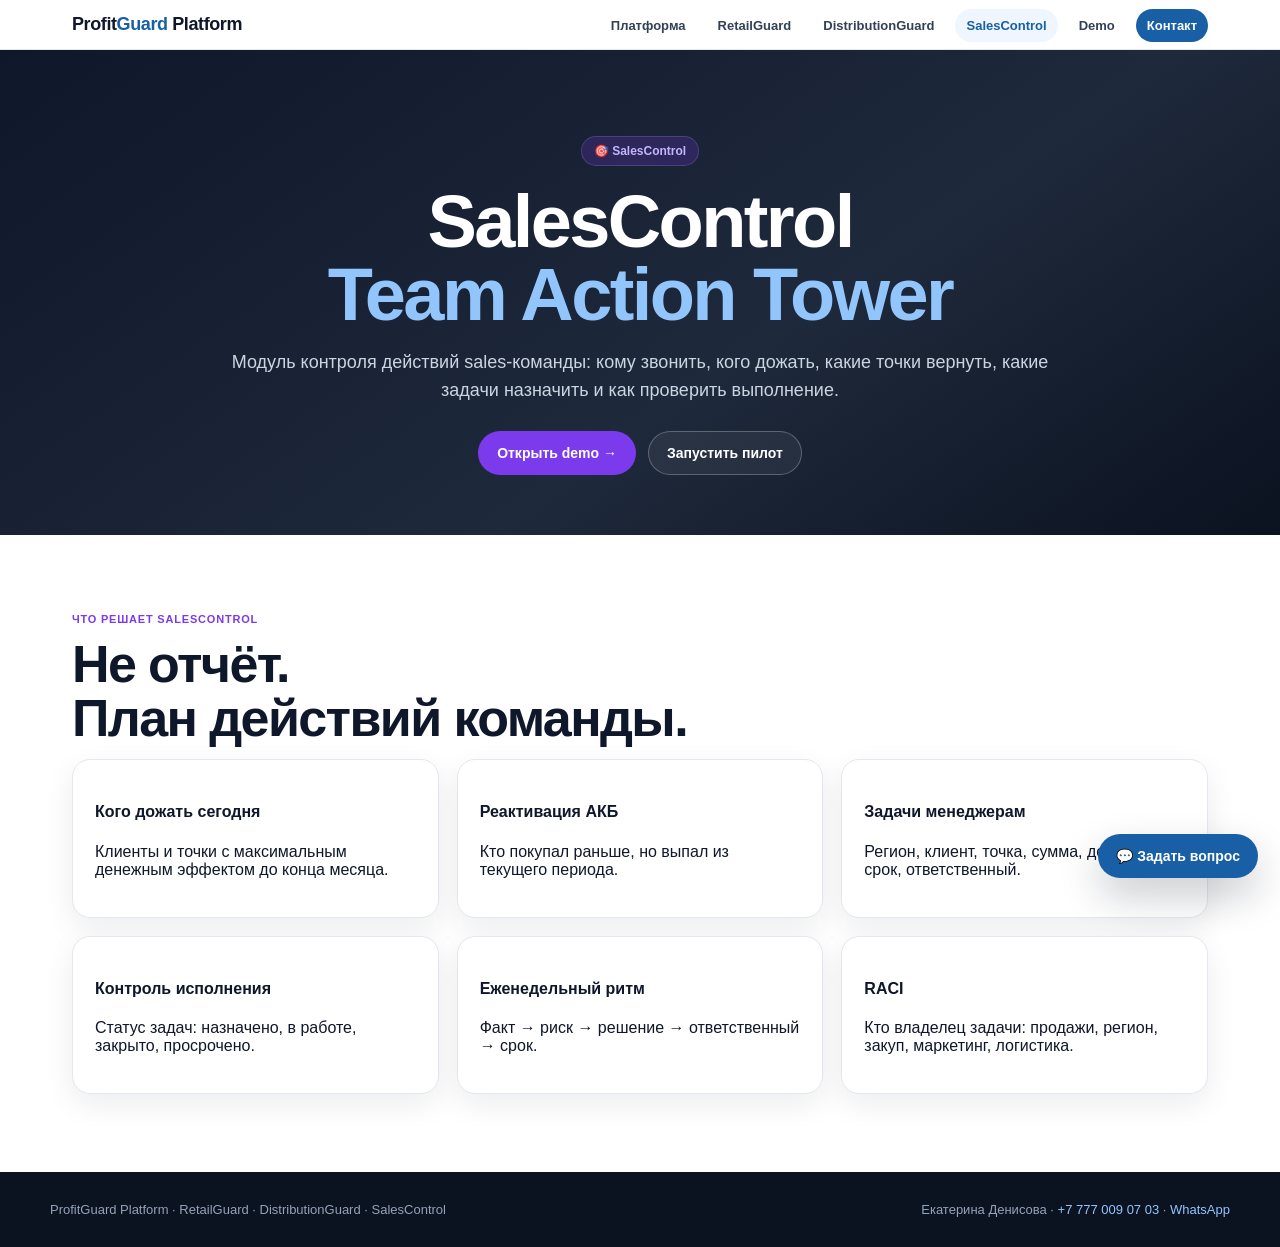
<file: ceo.html>
<!DOCTYPE html><html lang="ru"><head><meta charset="UTF-8"><meta http-equiv="refresh" content="0; url=sales.html"><title>SalesControl</title></head><body><script>location.href="sales.html"</script><a href="sales.html">SalesControl</a></body></html>
</file>
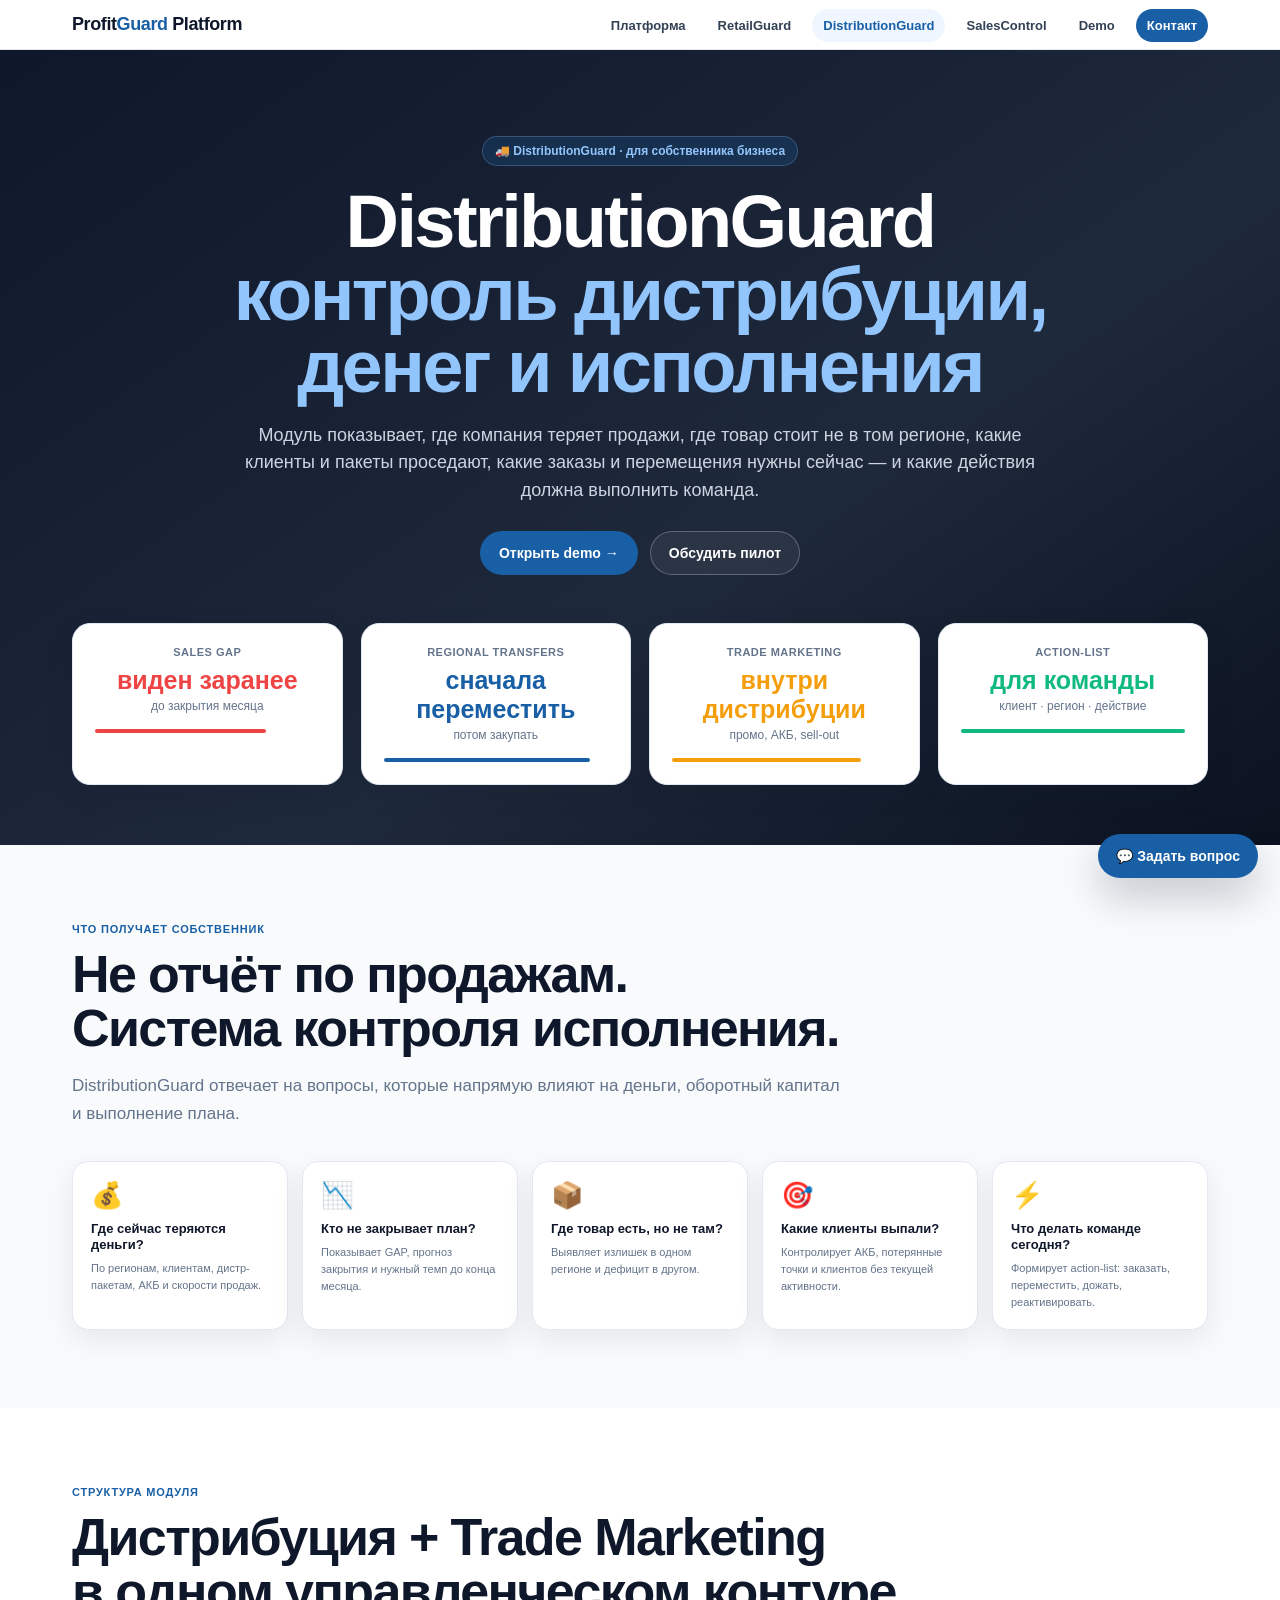
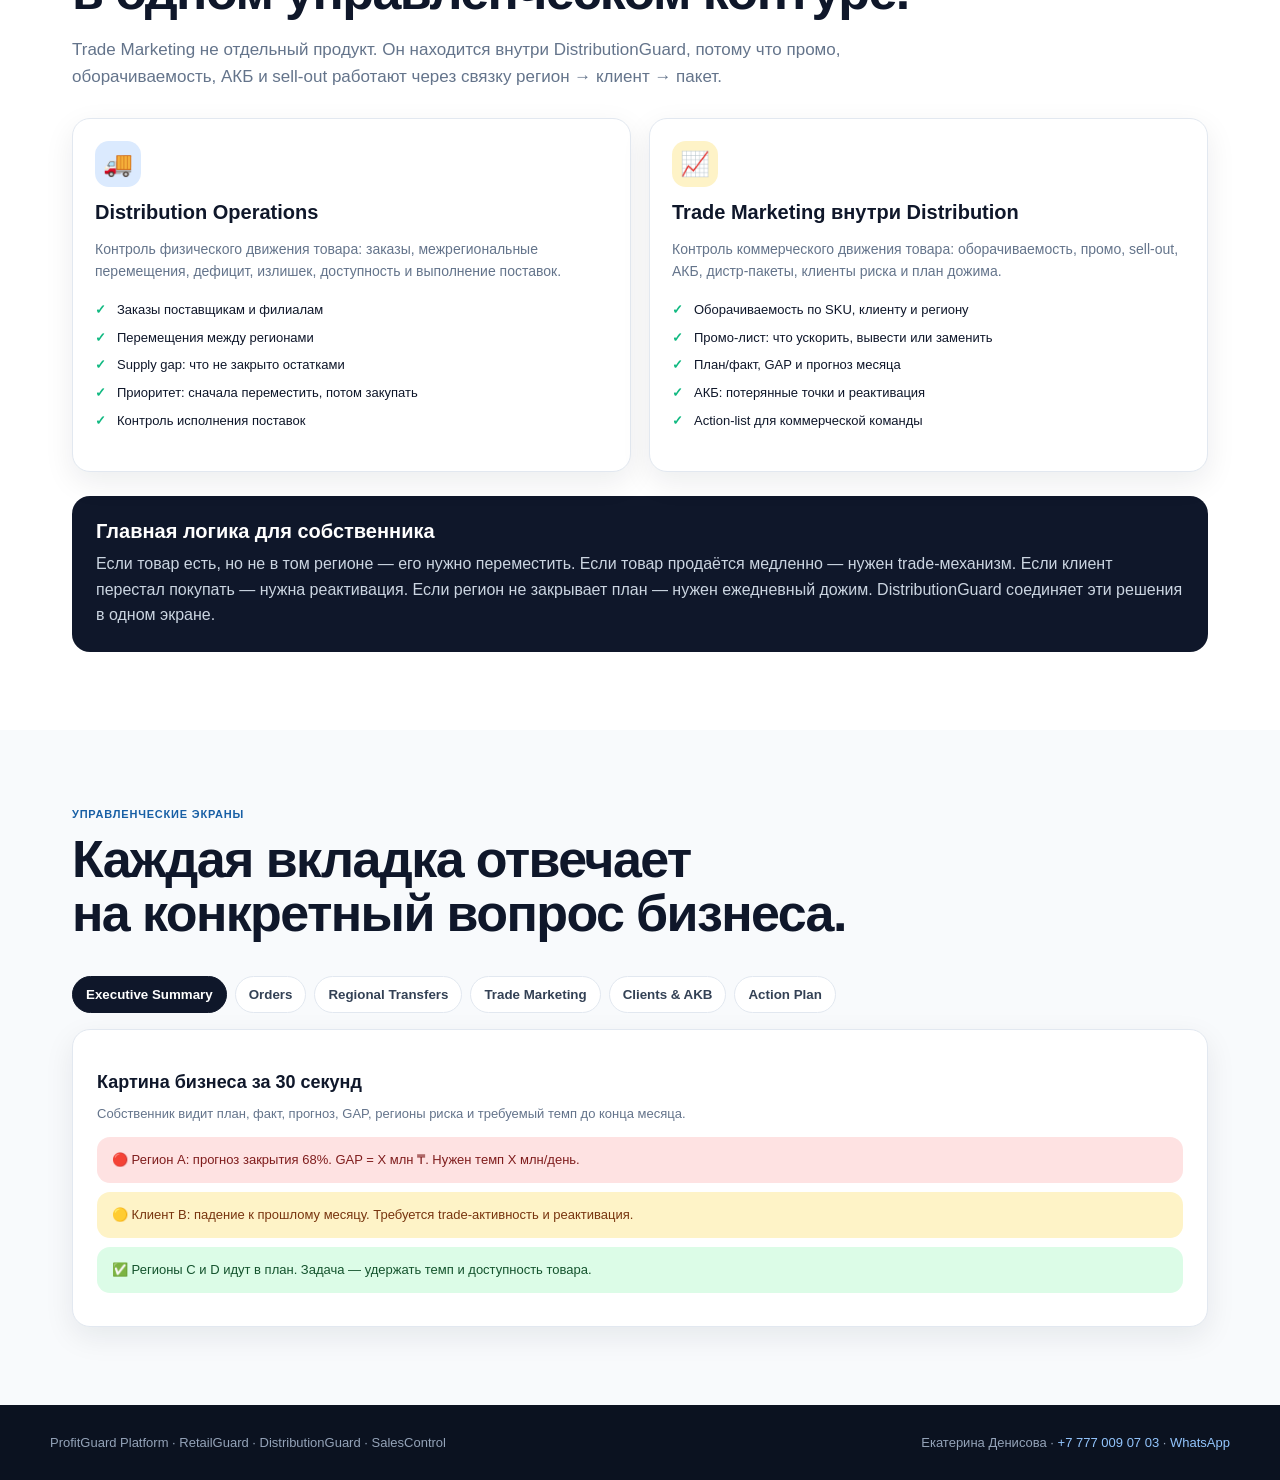
<file: commercial.html>
<!DOCTYPE html><html lang="ru"><head><meta charset="UTF-8"><meta http-equiv="refresh" content="0; url=distribution.html"><title>DistributionGuard</title></head><body><script>location.href="distribution.html"</script><a href="distribution.html">DistributionGuard</a></body></html>
</file>
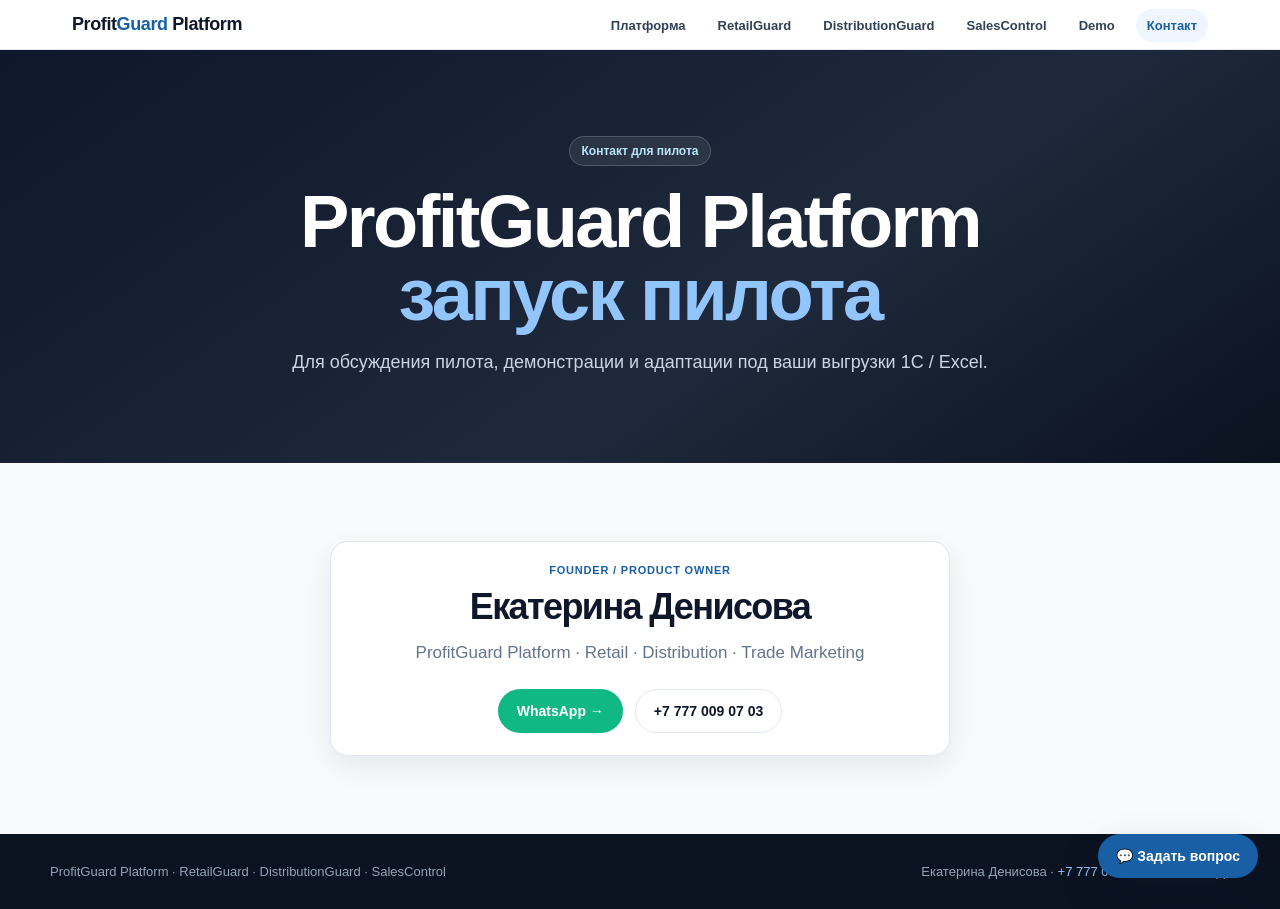
<file: contact.html>
<!DOCTYPE html>
<html lang="ru">
<head>
<meta charset="UTF-8">
<meta name="viewport" content="width=device-width,initial-scale=1">
<title>ProfitGuard Platform — контакт</title>
<meta name="description" content="Контакт Екатерины Денисовой для запуска пилота ProfitGuard Platform.">
<link rel="stylesheet" href="styles.css">
</head>
<body>
<nav>
  <div class="nav-inner">
    <a href="index.html" class="nav-logo">Profit<span>Guard</span> Platform</a>
    <ul class="nav-links">
      <li><a href="index.html">Платформа</a></li>
      <li><a href="retail.html">RetailGuard</a></li>
      <li><a href="distribution.html">DistributionGuard</a></li>
      <li><a href="sales.html">SalesControl</a></li>
      <li><a href="demo.html">Demo</a></li>
      <li><a href="contact.html" class="active" class="nav-cta">Контакт</a></li>
    </ul>
  </div>
</nav>

<section class="hero" style="padding-bottom:60px">
  <div class="hero-tag">Контакт для пилота</div>
  <h1>ProfitGuard Platform<br><em>запуск пилота</em></h1>
  <p class="hero-sub">Для обсуждения пилота, демонстрации и адаптации под ваши выгрузки 1С / Excel.</p>
</section>

<section class="section-off">
  <div class="container">
    <div class="prod-card" style="max-width:620px;margin:0 auto;text-align:center">
      <div class="label">Founder / Product Owner</div>
      <h2 class="title" style="font-size:36px">Екатерина Денисова</h2>
      <p class="subtitle" style="margin:0 auto 22px">ProfitGuard Platform · Retail · Distribution · Trade Marketing</p>
      <div style="display:flex;gap:12px;justify-content:center;flex-wrap:wrap">
        <a href="https://wa.me/77770090703" target="_blank" class="btn btn-green">WhatsApp →</a>
        <a href="tel:+77770090703" class="btn btn-outline">+7 777 009 07 03</a>
      </div>
    </div>
  </div>
</section>

<footer class="footer">
  <div class="footer-inner">
    <div>ProfitGuard Platform · RetailGuard · DistributionGuard · SalesControl</div>
    <div>Екатерина Денисова · <a href="tel:+77770090703">+7 777 009 07 03</a> · <a href="https://wa.me/77770090703" target="_blank">WhatsApp</a></div>
  </div>
</footer>
<script src="script.js"></script>
</body>
</html>
</file>
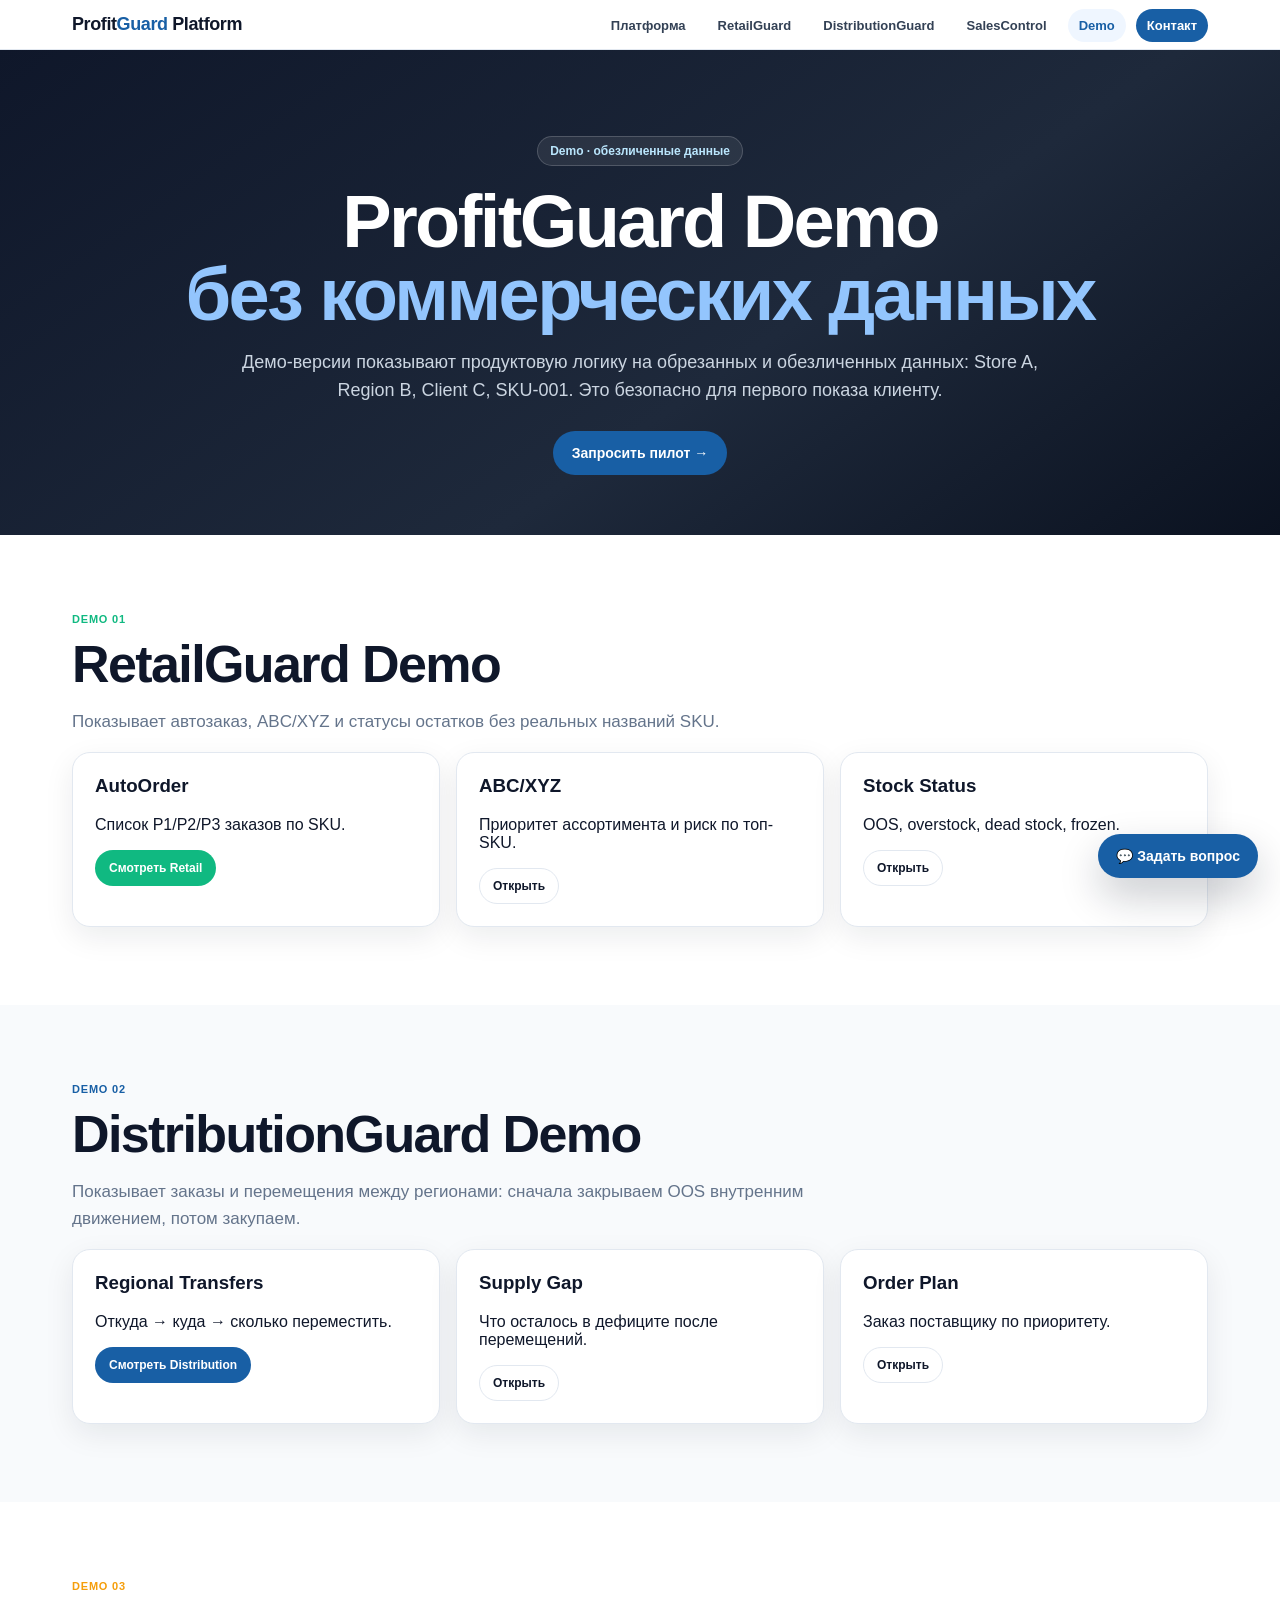
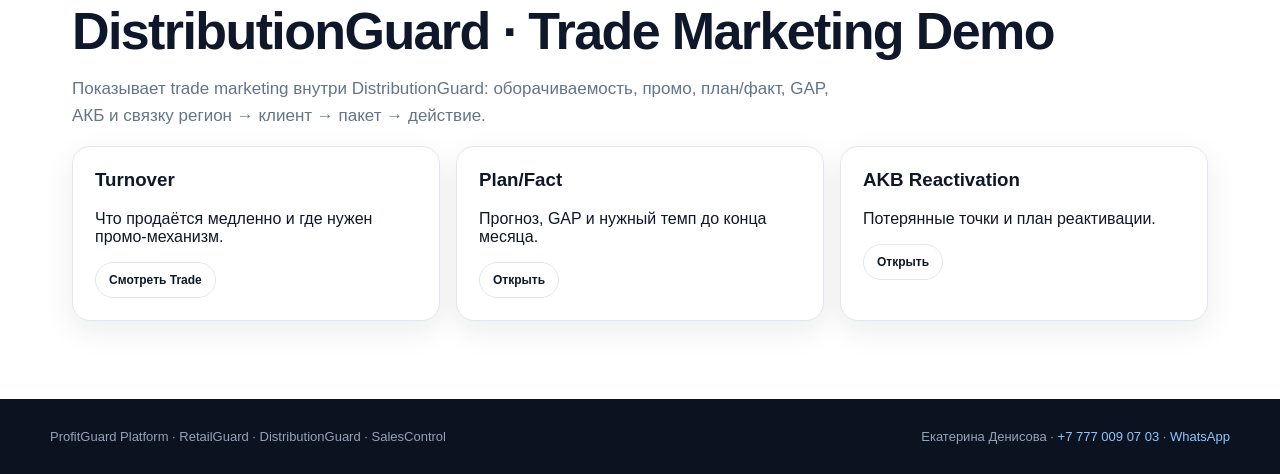
<file: demo.html>
<!DOCTYPE html>
<html lang="ru">
<head>
<meta charset="UTF-8">
<meta name="viewport" content="width=device-width,initial-scale=1">
<title>ProfitGuard Demo — обезличенные данные</title>
<meta name="description" content="Демо-версии ProfitGuard Platform на обрезанных и обезличенных данных.">
<link rel="stylesheet" href="styles.css">
</head>
<body>
<nav>
  <div class="nav-inner">
    <a href="index.html" class="nav-logo">Profit<span>Guard</span> Platform</a>
    <ul class="nav-links">
      <li><a href="index.html">Платформа</a></li>
      <li><a href="retail.html">RetailGuard</a></li>
      <li><a href="distribution.html">DistributionGuard</a></li>
      <li><a href="sales.html">SalesControl</a></li>
      <li><a href="demo.html" class="active">Demo</a></li>
      <li><a href="contact.html" class="nav-cta">Контакт</a></li>
    </ul>
  </div>
</nav>

<section class="hero" style="padding-bottom:60px">
  <div class="hero-tag">Demo · обезличенные данные</div>
  <h1>ProfitGuard Demo<br><em>без коммерческих данных</em></h1>
  <p class="hero-sub">Демо-версии показывают продуктовую логику на обрезанных и обезличенных данных: Store A, Region B, Client C, SKU-001. Это безопасно для первого показа клиенту.</p>
  <div class="hero-btns"><a href="contact.html" class="btn btn-primary">Запросить пилот →</a></div>
</section>

<section class="section" id="retail">
  <div class="container">
    <div class="label label-green">Demo 01</div>
    <h2 class="title">RetailGuard Demo</h2>
    <p class="subtitle">Показывает автозаказ, ABC/XYZ и статусы остатков без реальных названий SKU.</p>
    <div class="demo-grid">
      <div class="demo-card"><h3>AutoOrder</h3><p>Список P1/P2/P3 заказов по SKU.</p><a class="btn btn-green btn-sm" href="retail.html">Смотреть Retail</a></div>
      <div class="demo-card"><h3>ABC/XYZ</h3><p>Приоритет ассортимента и риск по топ-SKU.</p><a class="btn btn-outline btn-sm" href="retail.html">Открыть</a></div>
      <div class="demo-card"><h3>Stock Status</h3><p>OOS, overstock, dead stock, frozen.</p><a class="btn btn-outline btn-sm" href="retail.html">Открыть</a></div>
    </div>
  </div>
</section>

<section class="section-off" id="distribution">
  <div class="container">
    <div class="label">Demo 02</div>
    <h2 class="title">DistributionGuard Demo</h2>
    <p class="subtitle">Показывает заказы и перемещения между регионами: сначала закрываем OOS внутренним движением, потом закупаем.</p>
    <div class="demo-grid">
      <div class="demo-card"><h3>Regional Transfers</h3><p>Откуда → куда → сколько переместить.</p><a class="btn btn-primary btn-sm" href="distribution.html">Смотреть Distribution</a></div>
      <div class="demo-card"><h3>Supply Gap</h3><p>Что осталось в дефиците после перемещений.</p><a class="btn btn-outline btn-sm" href="distribution.html">Открыть</a></div>
      <div class="demo-card"><h3>Order Plan</h3><p>Заказ поставщику по приоритету.</p><a class="btn btn-outline btn-sm" href="distribution.html">Открыть</a></div>
    </div>
  </div>
</section>

<section class="section" id="trade">
  <div class="container">
    <div class="label label-amber">Demo 03</div>
    <h2 class="title">DistributionGuard · Trade Marketing Demo</h2>
    <p class="subtitle">Показывает trade marketing внутри DistributionGuard: оборачиваемость, промо, план/факт, GAP, АКБ и связку регион → клиент → пакет → действие.</p>
    <div class="demo-grid">
      <div class="demo-card"><h3>Turnover</h3><p>Что продаётся медленно и где нужен промо-механизм.</p><a class="btn btn-outline btn-sm" href="distribution.html#trade-marketing">Смотреть Trade</a></div>
      <div class="demo-card"><h3>Plan/Fact</h3><p>Прогноз, GAP и нужный темп до конца месяца.</p><a class="btn btn-outline btn-sm" href="distribution.html#trade-marketing">Открыть</a></div>
      <div class="demo-card"><h3>AKB Reactivation</h3><p>Потерянные точки и план реактивации.</p><a class="btn btn-outline btn-sm" href="distribution.html#trade-marketing">Открыть</a></div>
    </div>
  </div>
</section>

<footer class="footer">
  <div class="footer-inner">
    <div>ProfitGuard Platform · RetailGuard · DistributionGuard · SalesControl</div>
    <div>Екатерина Денисова · <a href="tel:+77770090703">+7 777 009 07 03</a> · <a href="https://wa.me/77770090703" target="_blank">WhatsApp</a></div>
  </div>
</footer>
<script src="script.js"></script>
</body>
</html>
</file>
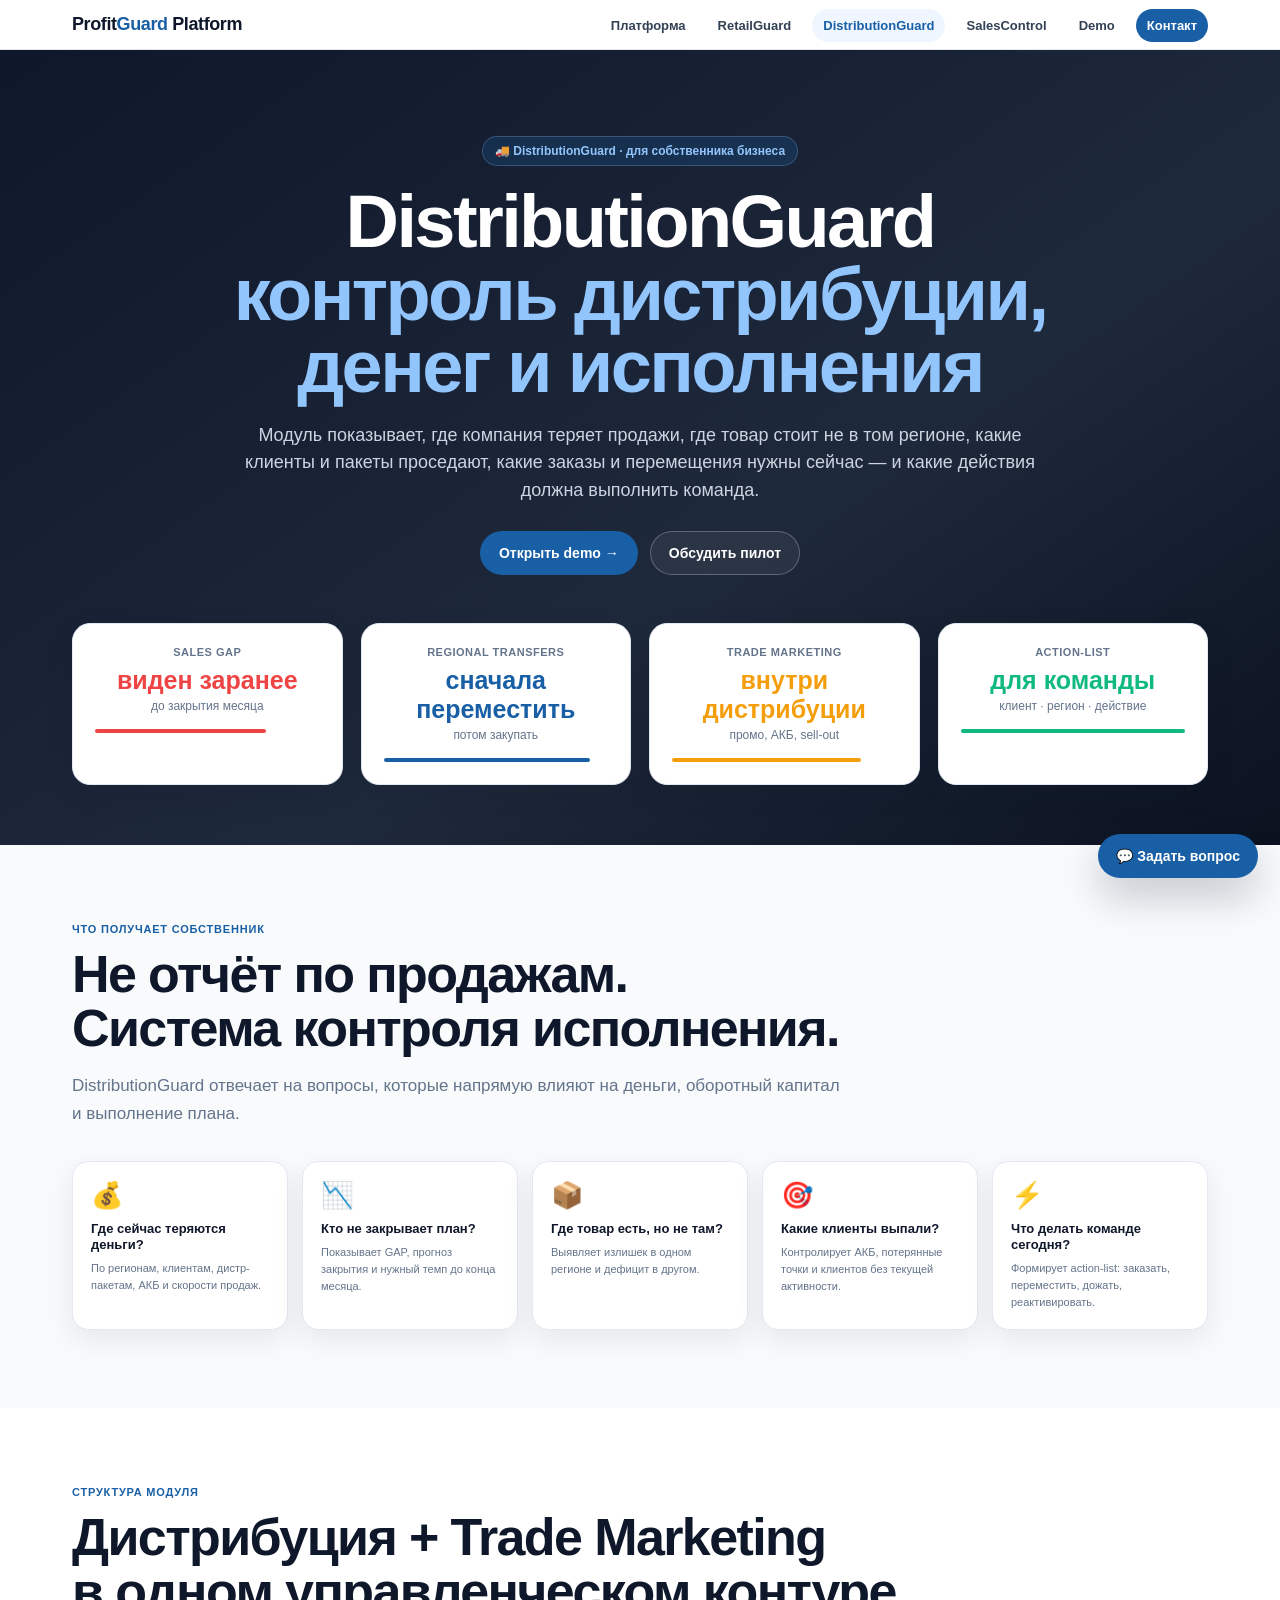
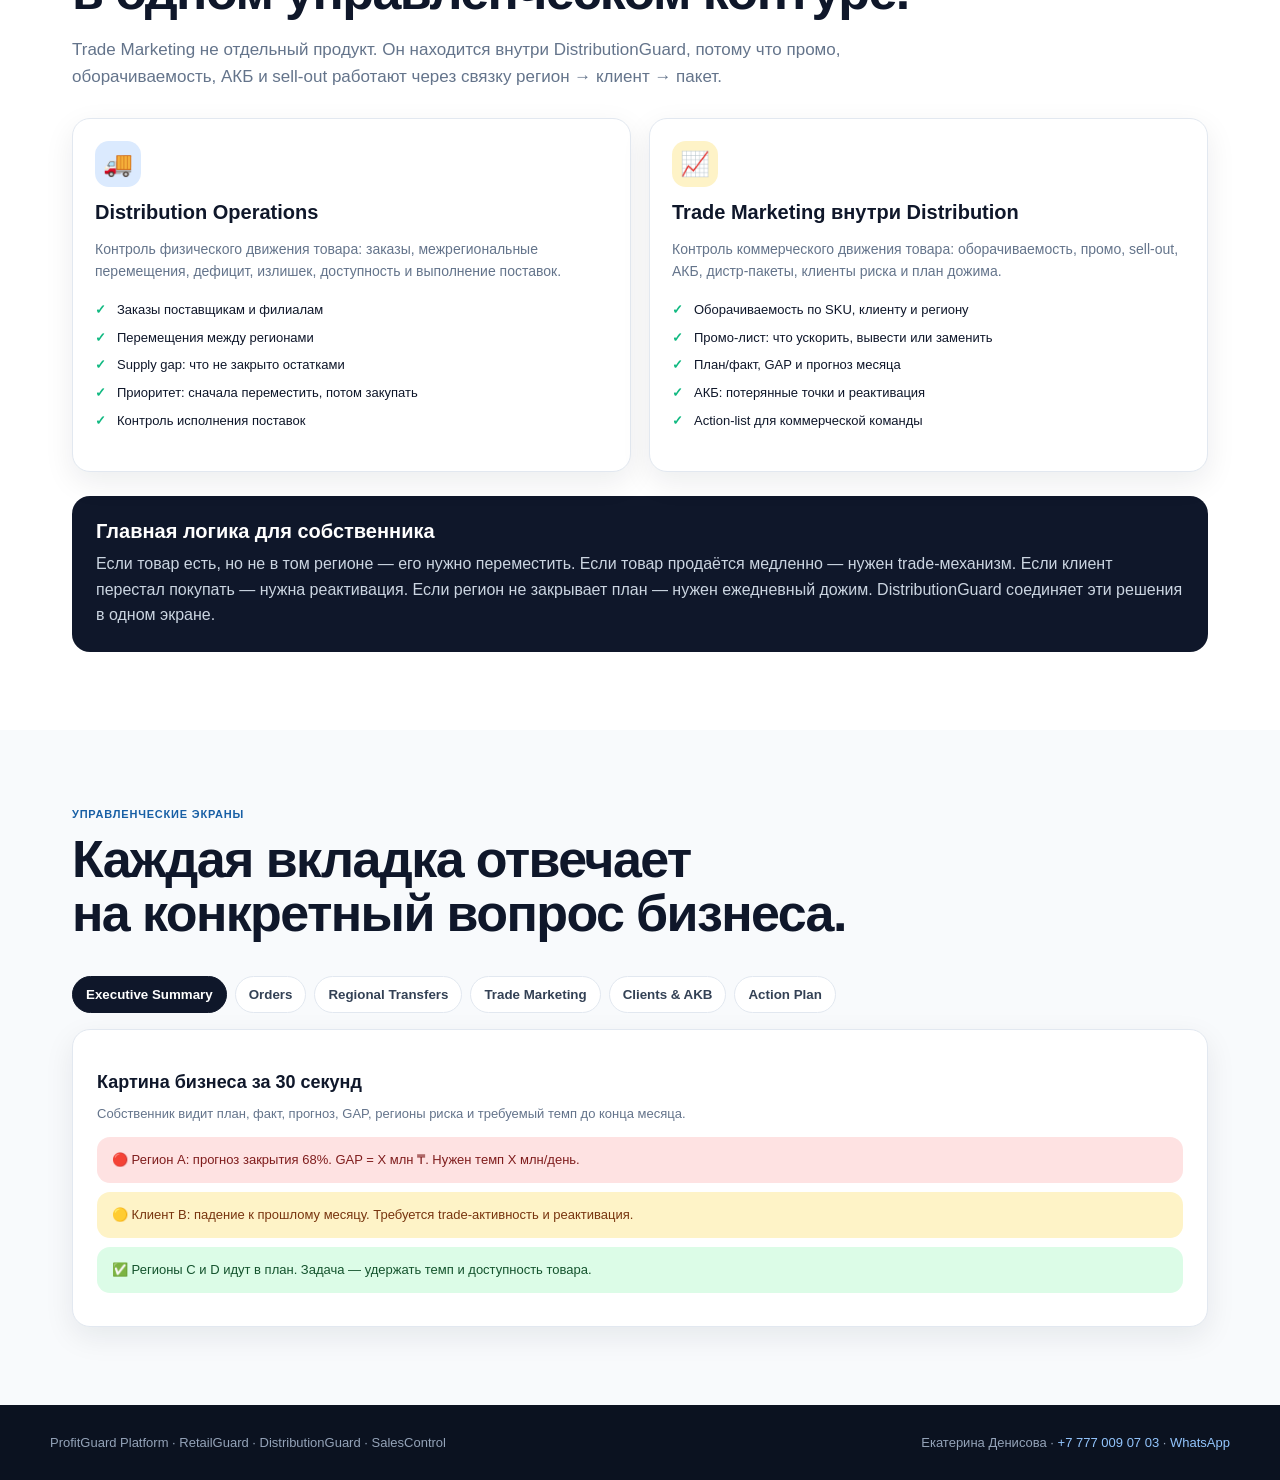
<file: distribution.html>
<!DOCTYPE html>
<html lang="ru">
<head>
<meta charset="UTF-8">
<meta name="viewport" content="width=device-width,initial-scale=1">
<title>DistributionGuard — дистрибуция, trade marketing и контроль исполнения</title>
<meta name="description" content="Модуль ProfitGuard Platform для собственника бизнеса: заказы, перемещения, trade marketing, АКБ, план/факт и action-list.">
<link rel="stylesheet" href="styles.css">
</head>
<body>
<nav>
  <div class="nav-inner">
    <a href="index.html" class="nav-logo">Profit<span>Guard</span> Platform</a>
    <ul class="nav-links">
      <li><a href="index.html">Платформа</a></li>
      <li><a href="retail.html">RetailGuard</a></li>
      <li><a href="distribution.html" class="active">DistributionGuard</a></li>
      <li><a href="sales.html">SalesControl</a></li>
      <li><a href="demo.html">Demo</a></li>
      <li><a href="contact.html" class="nav-cta">Контакт</a></li>
    </ul>
  </div>
</nav>

<section class="hero" style="padding-bottom:60px">
  <div class="hero-tag" style="background:rgba(24,95,165,.25);border-color:rgba(147,197,253,.25);color:#93C5FD">🚚 DistributionGuard · для собственника бизнеса</div>
  <h1>DistributionGuard<br><em>контроль дистрибуции, денег и исполнения</em></h1>
  <p class="hero-sub">Модуль показывает, где компания теряет продажи, где товар стоит не в том регионе, какие клиенты и пакеты проседают, какие заказы и перемещения нужны сейчас — и какие действия должна выполнить команда.</p>
  <div class="hero-btns">
    <a href="demo.html#distribution" class="btn btn-primary">Открыть demo →</a>
    <a href="contact.html" class="btn btn-ghost">Обсудить пилот</a>
  </div>

  <div class="container">
    <div class="kpi-grid" style="margin-top:48px">
      <div class="kpi-card"><div class="kpi-label">Sales GAP</div><div class="kpi-val" style="color:#EF4444">виден заранее</div><div class="kpi-sub">до закрытия месяца</div><div class="kpi-bar" style="background:#EF4444;width:76%"></div></div>
      <div class="kpi-card"><div class="kpi-label">Regional Transfers</div><div class="kpi-val" style="color:#185FA5">сначала переместить</div><div class="kpi-sub">потом закупать</div><div class="kpi-bar" style="background:#185FA5;width:92%"></div></div>
      <div class="kpi-card"><div class="kpi-label">Trade Marketing</div><div class="kpi-val" style="color:#F59E0B">внутри дистрибуции</div><div class="kpi-sub">промо, АКБ, sell-out</div><div class="kpi-bar" style="background:#F59E0B;width:84%"></div></div>
      <div class="kpi-card"><div class="kpi-label">Action-list</div><div class="kpi-val" style="color:#10B981">для команды</div><div class="kpi-sub">клиент · регион · действие</div><div class="kpi-bar" style="background:#10B981;width:100%"></div></div>
    </div>
  </div>
</section>

<section class="section-off">
  <div class="container">
    <div class="label">Что получает собственник</div>
    <h2 class="title">Не отчёт по продажам.<br>Система контроля исполнения.</h2>
    <p class="subtitle">DistributionGuard отвечает на вопросы, которые напрямую влияют на деньги, оборотный капитал и выполнение плана.</p>

    <div class="owner-grid">
      <div class="owner-q"><div class="ico">💰</div><h4>Где сейчас теряются деньги?</h4><p>По регионам, клиентам, дистр-пакетам, АКБ и скорости продаж.</p></div>
      <div class="owner-q"><div class="ico">📉</div><h4>Кто не закрывает план?</h4><p>Показывает GAP, прогноз закрытия и нужный темп до конца месяца.</p></div>
      <div class="owner-q"><div class="ico">📦</div><h4>Где товар есть, но не там?</h4><p>Выявляет излишек в одном регионе и дефицит в другом.</p></div>
      <div class="owner-q"><div class="ico">🎯</div><h4>Какие клиенты выпали?</h4><p>Контролирует АКБ, потерянные точки и клиентов без текущей активности.</p></div>
      <div class="owner-q"><div class="ico">⚡</div><h4>Что делать команде сегодня?</h4><p>Формирует action-list: заказать, переместить, дожать, реактивировать.</p></div>
    </div>
  </div>
</section>

<section class="section">
  <div class="container">
    <div class="label">Структура модуля</div>
    <h2 class="title">Дистрибуция + Trade Marketing<br>в одном управленческом контуре.</h2>
    <p class="subtitle">Trade Marketing не отдельный продукт. Он находится внутри DistributionGuard, потому что промо, оборачиваемость, АКБ и sell-out работают через связку регион → клиент → пакет.</p>

    <div class="split-grid">
      <div class="pillar">
        <div class="prod-icon prod-icon-blue">🚚</div>
        <h3>Distribution Operations</h3>
        <p>Контроль физического движения товара: заказы, межрегиональные перемещения, дефицит, излишек, доступность и выполнение поставок.</p>
        <ul class="prod-features">
          <li>Заказы поставщикам и филиалам</li>
          <li>Перемещения между регионами</li>
          <li>Supply gap: что не закрыто остатками</li>
          <li>Приоритет: сначала переместить, потом закупать</li>
          <li>Контроль исполнения поставок</li>
        </ul>
      </div>

      <div class="pillar" id="trade-marketing">
        <div class="prod-icon prod-icon-amber">📈</div>
        <h3>Trade Marketing внутри Distribution</h3>
        <p>Контроль коммерческого движения товара: оборачиваемость, промо, sell-out, АКБ, дистр-пакеты, клиенты риска и план дожима.</p>
        <ul class="prod-features">
          <li>Оборачиваемость по SKU, клиенту и региону</li>
          <li>Промо-лист: что ускорить, вывести или заменить</li>
          <li>План/факт, GAP и прогноз месяца</li>
          <li>АКБ: потерянные точки и реактивация</li>
          <li>Action-list для коммерческой команды</li>
        </ul>
      </div>
    </div>

    <div class="owner-note">
      <h3>Главная логика для собственника</h3>
      <p>Если товар есть, но не в том регионе — его нужно переместить. Если товар продаётся медленно — нужен trade-механизм. Если клиент перестал покупать — нужна реактивация. Если регион не закрывает план — нужен ежедневный дожим. DistributionGuard соединяет эти решения в одном экране.</p>
    </div>
  </div>
</section>

<section class="section-off">
  <div class="container">
    <div class="label">Управленческие экраны</div>
    <h2 class="title">Каждая вкладка отвечает<br>на конкретный вопрос бизнеса.</h2>

    <div class="tabs-wrap">
      <div class="tabs-nav">
        <button class="tab-btn">Executive Summary</button>
        <button class="tab-btn">Orders</button>
        <button class="tab-btn">Regional Transfers</button>
        <button class="tab-btn">Trade Marketing</button>
        <button class="tab-btn">Clients & AKB</button>
        <button class="tab-btn">Action Plan</button>
      </div>

      <div class="tab-content">
        <h3 style="font-size:18px;font-weight:800;margin-bottom:8px">Картина бизнеса за 30 секунд</h3>
        <p style="font-size:13px;color:var(--muted);margin-bottom:16px">Собственник видит план, факт, прогноз, GAP, регионы риска и требуемый темп до конца месяца.</p>
        <div class="alert-box alert-red">🔴 Регион A: прогноз закрытия 68%. GAP = X млн ₸. Нужен темп X млн/день.</div>
        <div class="alert-box alert-amber">🟡 Клиент B: падение к прошлому месяцу. Требуется trade-активность и реактивация.</div>
        <div class="alert-box alert-green">✅ Регионы C и D идут в план. Задача — удержать темп и доступность товара.</div>
      </div>

      <div class="tab-content">
        <h3 style="font-size:18px;font-weight:800;margin-bottom:8px">Что нужно заказать</h3>
        <p style="font-size:13px;color:var(--muted);margin-bottom:16px">Система показывает, что не закрывается остатками и перемещениями. Только после этого формируется заказ.</p>
        <div style="overflow-x:auto;border-radius:12px;border:1px solid var(--border)">
          <table class="mock-table">
            <thead><tr><th>SKU</th><th>Регион</th><th class="num">Потребность</th><th class="num">Можно переместить</th><th class="num">К заказу</th><th>Приоритет</th></tr></thead>
            <tbody>
              <tr><td>SKU-014</td><td>Region A</td><td class="num">610</td><td class="num">410</td><td class="num">200</td><td><span class="status s-oos">P1</span></td></tr>
              <tr><td>SKU-021</td><td>Region D</td><td class="num">260</td><td class="num">260</td><td class="num">0</td><td><span class="status s-ok">переместить</span></td></tr>
            </tbody>
          </table>
        </div>
      </div>

      <div class="tab-content">
        <h3 style="font-size:18px;font-weight:800;margin-bottom:8px">Где товар нужно переместить между регионами</h3>
        <p style="font-size:13px;color:var(--muted);margin-bottom:16px">Перед закупкой система ищет внутренний резерв: излишек в одном регионе закрывает дефицит в другом.</p>
        <div style="overflow-x:auto;border-radius:12px;border:1px solid var(--border)">
          <table class="mock-table">
            <thead><tr><th>SKU</th><th>Откуда</th><th>Куда</th><th class="num">Излишек</th><th class="num">Дефицит</th><th class="num">Переместить</th><th>Статус</th></tr></thead>
            <tbody>
              <tr><td>SKU-014</td><td>Region B</td><td>Region A</td><td class="num">920</td><td class="num">610</td><td class="num">610</td><td><span class="status s-oos">срочно</span></td></tr>
              <tr><td>SKU-077</td><td>Region A</td><td>Region E</td><td class="num">190</td><td class="num">120</td><td class="num">120</td><td><span class="status s-risk">планово</span></td></tr>
            </tbody>
          </table>
        </div>
      </div>

      <div class="tab-content">
        <h3 style="font-size:18px;font-weight:800;margin-bottom:8px">Где нужен trade-механизм</h3>
        <p style="font-size:13px;color:var(--muted);margin-bottom:16px">Trade Marketing внутри дистрибуции показывает, где падает оборачиваемость, где нужен промо-пуш, где клиент или пакет просели.</p>
        <div style="overflow-x:auto;border-radius:12px;border:1px solid var(--border)">
          <table class="mock-table">
            <thead><tr><th>Регион</th><th>Клиент</th><th>Пакет</th><th class="num">План</th><th class="num">Факт</th><th>Проблема</th><th>Действие</th></tr></thead>
            <tbody>
              <tr><td>Region A</td><td>Client A</td><td>Food Pack</td><td class="num">120M</td><td class="num">68M</td><td>низкая оборачиваемость</td><td><span class="status s-risk">промо + дожим</span></td></tr>
              <tr><td>Region C</td><td>Client C</td><td>AutoChem</td><td class="num">60M</td><td class="num">21M</td><td>просадка АКБ</td><td><span class="status s-oos">реактивация</span></td></tr>
            </tbody>
          </table>
        </div>
      </div>

      <div class="tab-content">
        <h3 style="font-size:18px;font-weight:800;margin-bottom:8px">Какие клиенты и точки требуют внимания</h3>
        <p style="font-size:13px;color:var(--muted);margin-bottom:16px">Система сравнивает активность клиентов и точек с базовым периодом и показывает, где потеря продаж уже началась.</p>
        <div class="alert-box alert-red">Потерянные АКБ-точки: N. Потенциальная потеря: X млн ₸.</div>
        <div class="alert-box alert-amber">Клиенты с падением к прошлому месяцу: N. Требуется разбор причин и action-list.</div>
      </div>

      <div class="tab-content">
        <h3 style="font-size:18px;font-weight:800;margin-bottom:8px">Что должна сделать команда</h3>
        <p style="font-size:13px;color:var(--muted);margin-bottom:16px">Каждый риск превращается в задачу: регион, клиент, пакет, сумма, действие, ответственный и срок.</p>
        <div style="overflow-x:auto;border-radius:12px;border:1px solid var(--border)">
          <table class="mock-table">
            <thead><tr><th>Приоритет</th><th>Регион</th><th>Клиент</th><th>Действие</th><th class="num">Эффект</th><th>Срок</th></tr></thead>
            <tbody>
              <tr><td><span class="status s-oos">P1</span></td><td>Region A</td><td>Client A</td><td>Дожим + промо по Food Pack</td><td class="num">X M</td><td>Сегодня</td></tr>
              <tr><td><span class="status s-risk">P2</span></td><td>Region C</td><td>Client C</td><td>Реактивация АКБ</td><td class="num">X M</td><td>До пятницы</td></tr>
            </tbody>
          </table>
        </div>
      </div>
    </div>
  </div>
</section>

<footer class="footer">
  <div class="footer-inner">
    <div>ProfitGuard Platform · RetailGuard · DistributionGuard · SalesControl</div>
    <div>Екатерина Денисова · <a href="tel:+77770090703">+7 777 009 07 03</a> · <a href="https://wa.me/77770090703" target="_blank">WhatsApp</a></div>
  </div>
</footer>
<script src="script.js"></script>
</body>
</html>
</file>
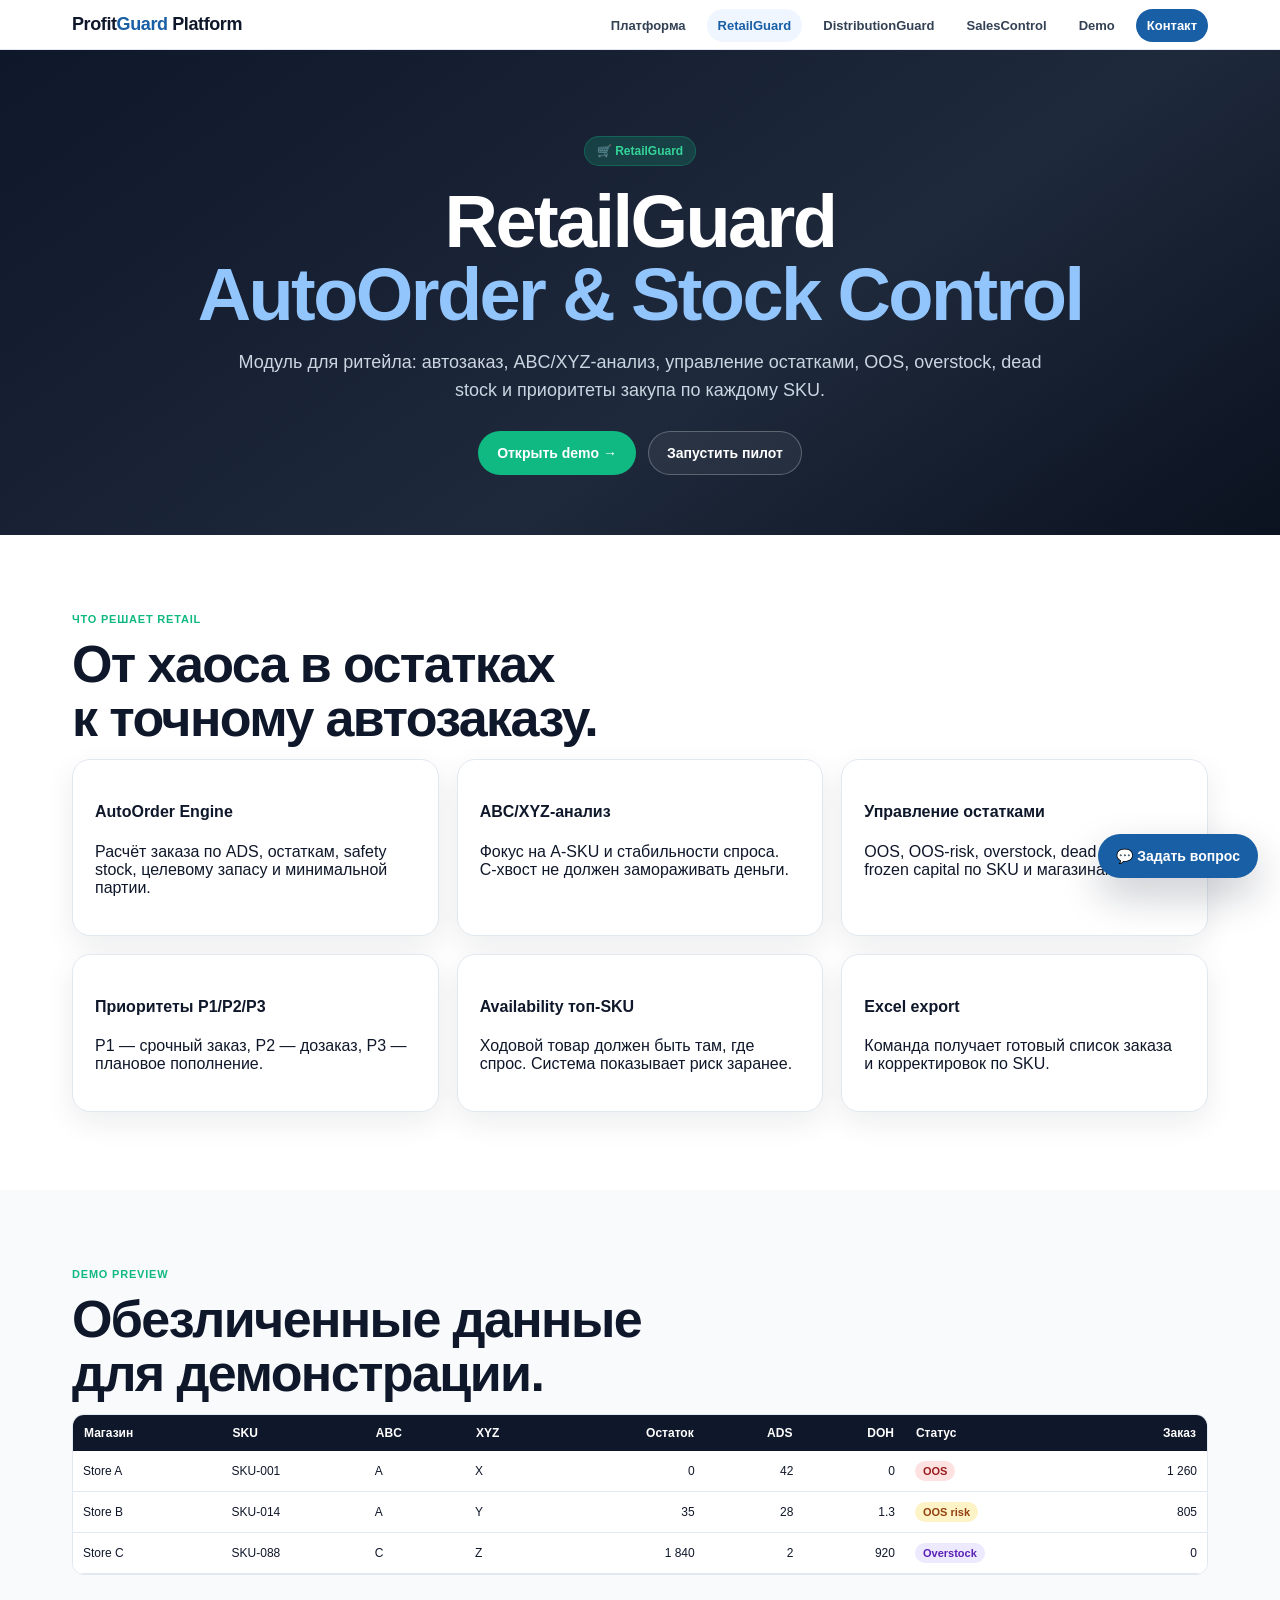
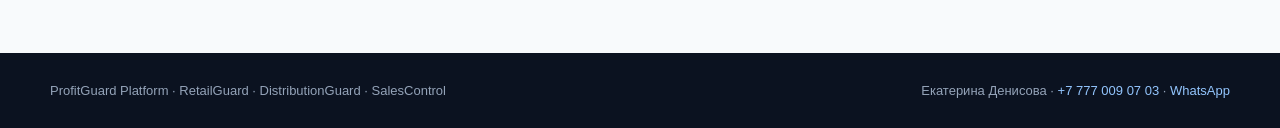
<file: inventory.html>
<!DOCTYPE html><html lang="ru"><head><meta charset="UTF-8"><meta http-equiv="refresh" content="0; url=retail.html"><title>Redirect</title></head><body><script>location.href="retail.html"</script><a href="retail.html">Открыть страницу</a></body></html>
</file>
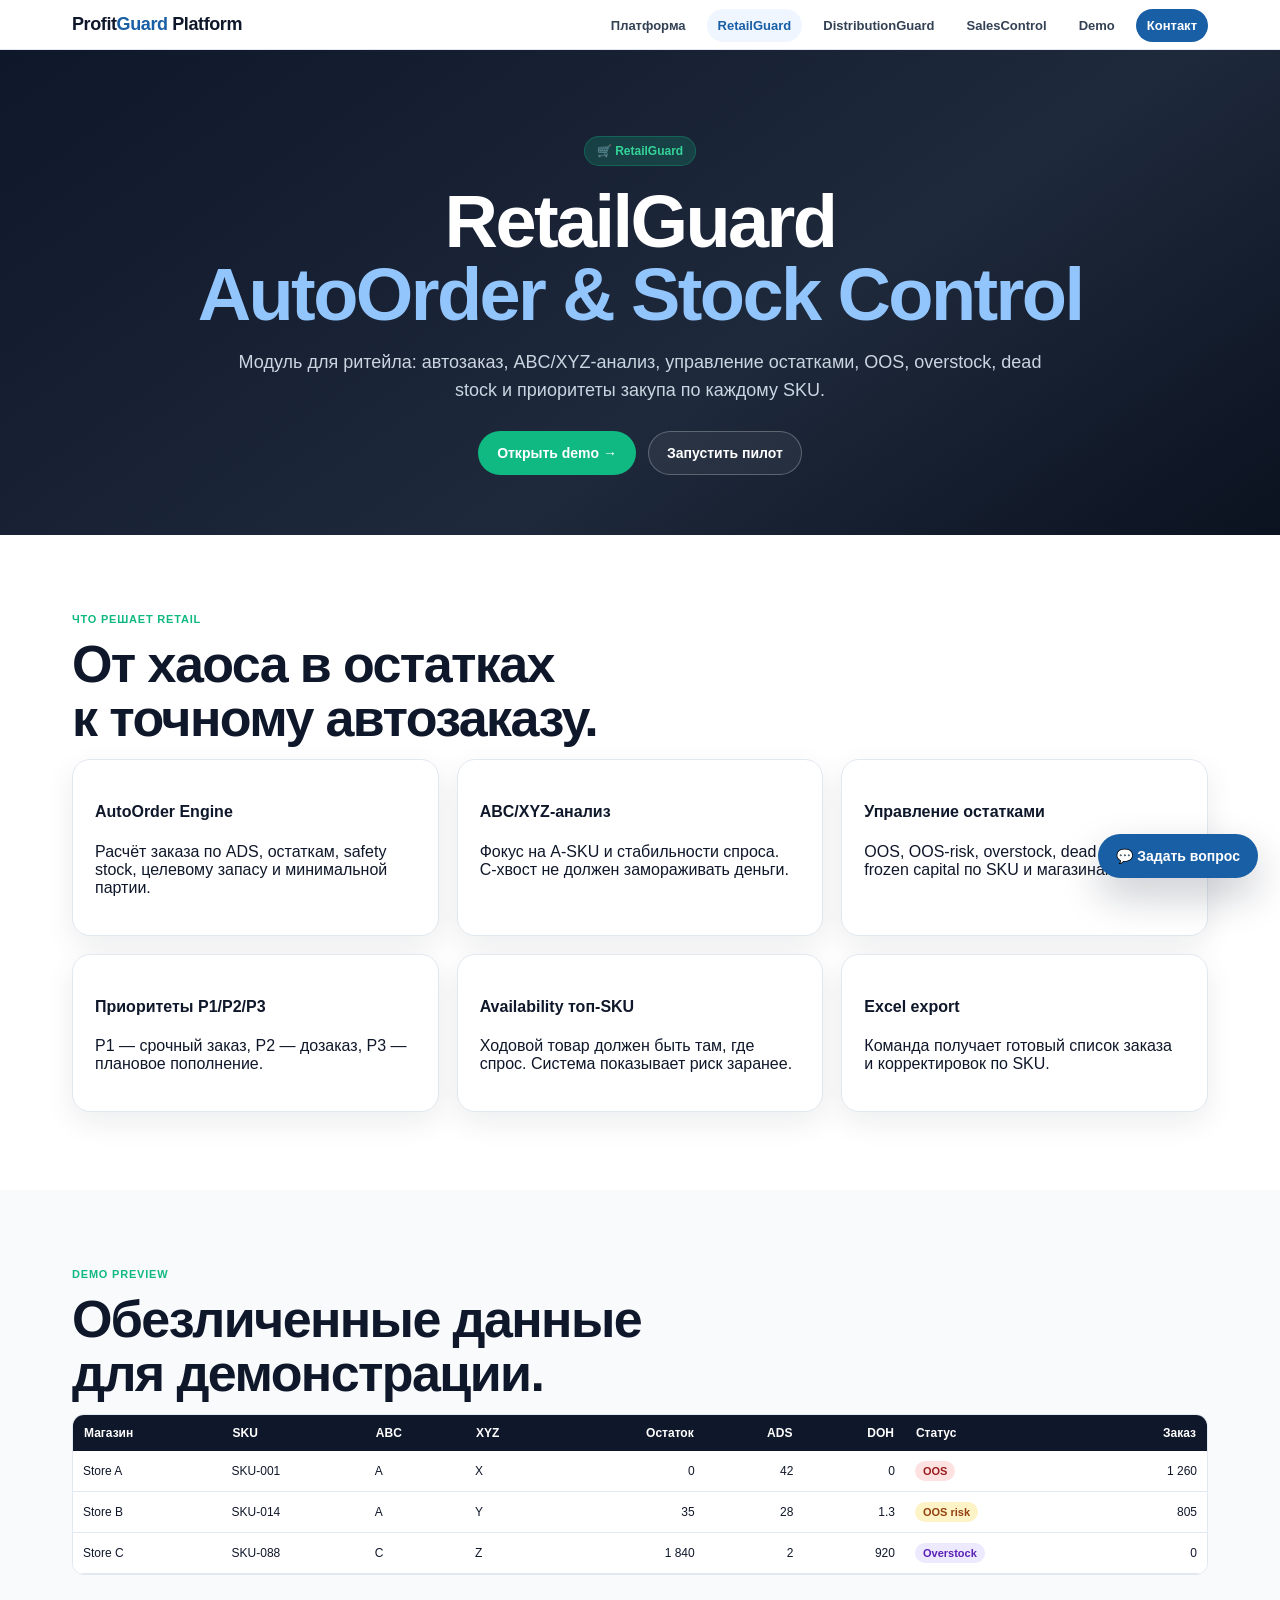
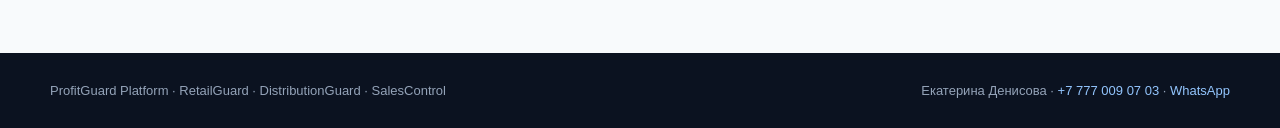
<file: retail.html>
<!DOCTYPE html>
<html lang="ru">
<head>
<meta charset="UTF-8">
<meta name="viewport" content="width=device-width,initial-scale=1">
<title>RetailGuard — автозаказ, ABC и управление остатками</title>
<meta name="description" content="Retail-модуль ProfitGuard Platform для автозаказа, ABC/XYZ, OOS, overstock и управления остатками.">
<link rel="stylesheet" href="styles.css">
</head>
<body>
<nav>
  <div class="nav-inner">
    <a href="index.html" class="nav-logo">Profit<span>Guard</span> Platform</a>
    <ul class="nav-links">
      <li><a href="index.html">Платформа</a></li>
      <li><a href="retail.html" class="active">RetailGuard</a></li>
      <li><a href="distribution.html">DistributionGuard</a></li>
      <li><a href="sales.html">SalesControl</a></li>
      <li><a href="demo.html">Demo</a></li>
      <li><a href="contact.html" class="nav-cta">Контакт</a></li>
    </ul>
  </div>
</nav>

<section class="hero" style="padding-bottom:60px">
  <div class="hero-tag" style="background:rgba(16,185,129,.2);border-color:rgba(16,185,129,.3);color:#34D399">🛒 RetailGuard</div>
  <h1>RetailGuard<br><em>AutoOrder & Stock Control</em></h1>
  <p class="hero-sub">Модуль для ритейла: автозаказ, ABC/XYZ-анализ, управление остатками, OOS, overstock, dead stock и приоритеты закупа по каждому SKU.</p>
  <div class="hero-btns"><a href="demo.html#retail" class="btn btn-green">Открыть demo →</a><a href="contact.html" class="btn btn-ghost">Запустить пилот</a></div>
</section>

<section class="section">
  <div class="container">
    <div class="label label-green">Что решает Retail</div>
    <h2 class="title">От хаоса в остатках<br>к точному автозаказу.</h2>
    <div class="feat-grid">
      <div class="feat-item"><h4>AutoOrder Engine</h4><p>Расчёт заказа по ADS, остаткам, safety stock, целевому запасу и минимальной партии.</p></div>
      <div class="feat-item"><h4>ABC/XYZ-анализ</h4><p>Фокус на A-SKU и стабильности спроса. C-хвост не должен замораживать деньги.</p></div>
      <div class="feat-item"><h4>Управление остатками</h4><p>OOS, OOS-risk, overstock, dead stock и frozen capital по SKU и магазинам.</p></div>
      <div class="feat-item"><h4>Приоритеты P1/P2/P3</h4><p>P1 — срочный заказ, P2 — дозаказ, P3 — плановое пополнение.</p></div>
      <div class="feat-item"><h4>Availability топ-SKU</h4><p>Ходовой товар должен быть там, где спрос. Система показывает риск заранее.</p></div>
      <div class="feat-item"><h4>Excel export</h4><p>Команда получает готовый список заказа и корректировок по SKU.</p></div>
    </div>
  </div>
</section>

<section class="section-off">
  <div class="container">
    <div class="label label-green">Demo preview</div>
    <h2 class="title">Обезличенные данные<br>для демонстрации.</h2>
    <div style="overflow-x:auto;border-radius:12px;border:1px solid var(--border)">
      <table class="mock-table">
        <thead><tr><th>Магазин</th><th>SKU</th><th>ABC</th><th>XYZ</th><th class="num">Остаток</th><th class="num">ADS</th><th class="num">DOH</th><th>Статус</th><th class="num">Заказ</th></tr></thead>
        <tbody>
          <tr><td>Store A</td><td>SKU-001</td><td>A</td><td>X</td><td class="num">0</td><td class="num">42</td><td class="num">0</td><td><span class="status s-oos">OOS</span></td><td class="num">1 260</td></tr>
          <tr><td>Store B</td><td>SKU-014</td><td>A</td><td>Y</td><td class="num">35</td><td class="num">28</td><td class="num">1.3</td><td><span class="status s-risk">OOS risk</span></td><td class="num">805</td></tr>
          <tr><td>Store C</td><td>SKU-088</td><td>C</td><td>Z</td><td class="num">1 840</td><td class="num">2</td><td class="num">920</td><td><span class="status s-over">Overstock</span></td><td class="num">0</td></tr>
        </tbody>
      </table>
    </div>
  </div>
</section>

<footer class="footer">
  <div class="footer-inner">
    <div>ProfitGuard Platform · RetailGuard · DistributionGuard · SalesControl</div>
    <div>Екатерина Денисова · <a href="tel:+77770090703">+7 777 009 07 03</a> · <a href="https://wa.me/77770090703" target="_blank">WhatsApp</a></div>
  </div>
</footer>
<script src="script.js"></script>
</body>
</html>
</file>
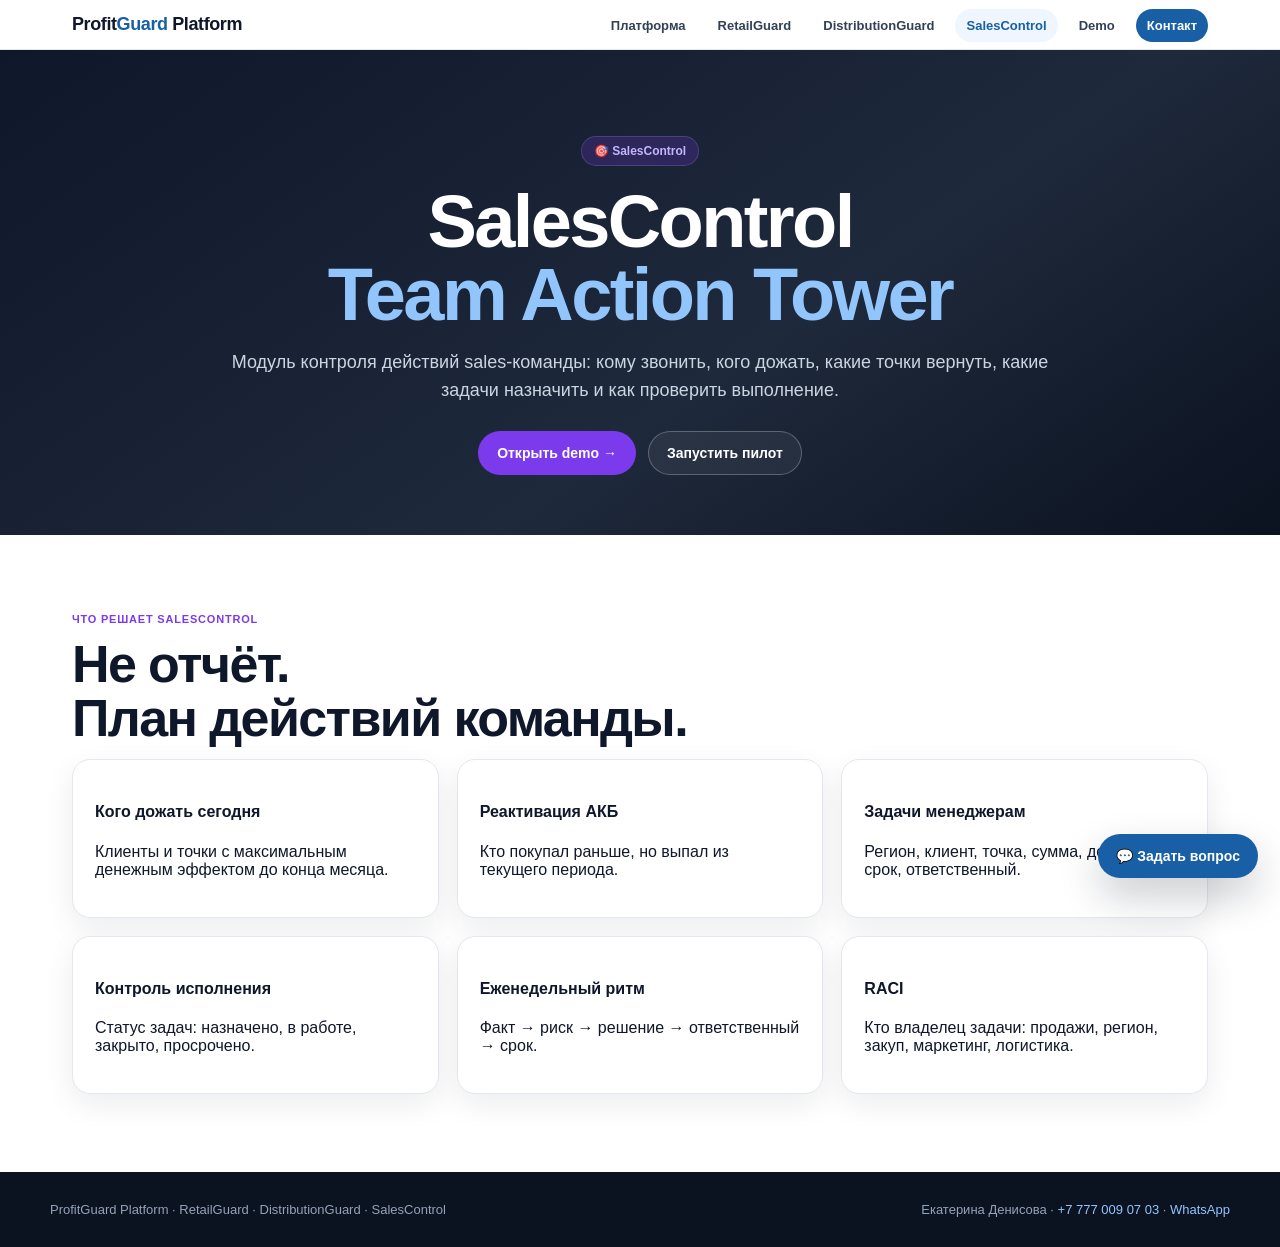
<file: sales.html>
<!DOCTYPE html>
<html lang="ru">
<head>
<meta charset="UTF-8">
<meta name="viewport" content="width=device-width,initial-scale=1">
<title>SalesControl — задачи sales-команде и контроль исполнения</title>
<meta name="description" content="Модуль ProfitGuard Platform для контроля действий команды продаж, реактивации клиентов и ежедневного плана дожима.">
<link rel="stylesheet" href="styles.css">
</head>
<body>
<nav>
  <div class="nav-inner">
    <a href="index.html" class="nav-logo">Profit<span>Guard</span> Platform</a>
    <ul class="nav-links">
      <li><a href="index.html">Платформа</a></li>
      <li><a href="retail.html">RetailGuard</a></li>
      <li><a href="distribution.html">DistributionGuard</a></li>
      <li><a href="sales.html" class="active">SalesControl</a></li>
      <li><a href="demo.html">Demo</a></li>
      <li><a href="contact.html" class="nav-cta">Контакт</a></li>
    </ul>
  </div>
</nav>

<section class="hero" style="padding-bottom:60px">
  <div class="hero-tag" style="background:rgba(124,58,237,.2);border-color:rgba(167,139,250,.25);color:#C4B5FD">🎯 SalesControl</div>
  <h1>SalesControl<br><em>Team Action Tower</em></h1>
  <p class="hero-sub">Модуль контроля действий sales-команды: кому звонить, кого дожать, какие точки вернуть, какие задачи назначить и как проверить выполнение.</p>
  <div class="hero-btns"><a href="demo.html#sales" class="btn btn-primary" style="background:var(--purple)">Открыть demo →</a><a href="contact.html" class="btn btn-ghost">Запустить пилот</a></div>
</section>

<section class="section">
  <div class="container">
    <div class="label label-purple">Что решает SalesControl</div>
    <h2 class="title">Не отчёт.<br>План действий команды.</h2>
    <div class="feat-grid">
      <div class="feat-item"><h4>Кого дожать сегодня</h4><p>Клиенты и точки с максимальным денежным эффектом до конца месяца.</p></div>
      <div class="feat-item"><h4>Реактивация АКБ</h4><p>Кто покупал раньше, но выпал из текущего периода.</p></div>
      <div class="feat-item"><h4>Задачи менеджерам</h4><p>Регион, клиент, точка, сумма, действие, срок, ответственный.</p></div>
      <div class="feat-item"><h4>Контроль исполнения</h4><p>Статус задач: назначено, в работе, закрыто, просрочено.</p></div>
      <div class="feat-item"><h4>Еженедельный ритм</h4><p>Факт → риск → решение → ответственный → срок.</p></div>
      <div class="feat-item"><h4>RACI</h4><p>Кто владелец задачи: продажи, регион, закуп, маркетинг, логистика.</p></div>
    </div>
  </div>
</section>

<footer class="footer">
  <div class="footer-inner">
    <div>ProfitGuard Platform · RetailGuard · DistributionGuard · SalesControl</div>
    <div>Екатерина Денисова · <a href="tel:+77770090703">+7 777 009 07 03</a> · <a href="https://wa.me/77770090703" target="_blank">WhatsApp</a></div>
  </div>
</footer>
<script src="script.js"></script>
</body>
</html>
</file>
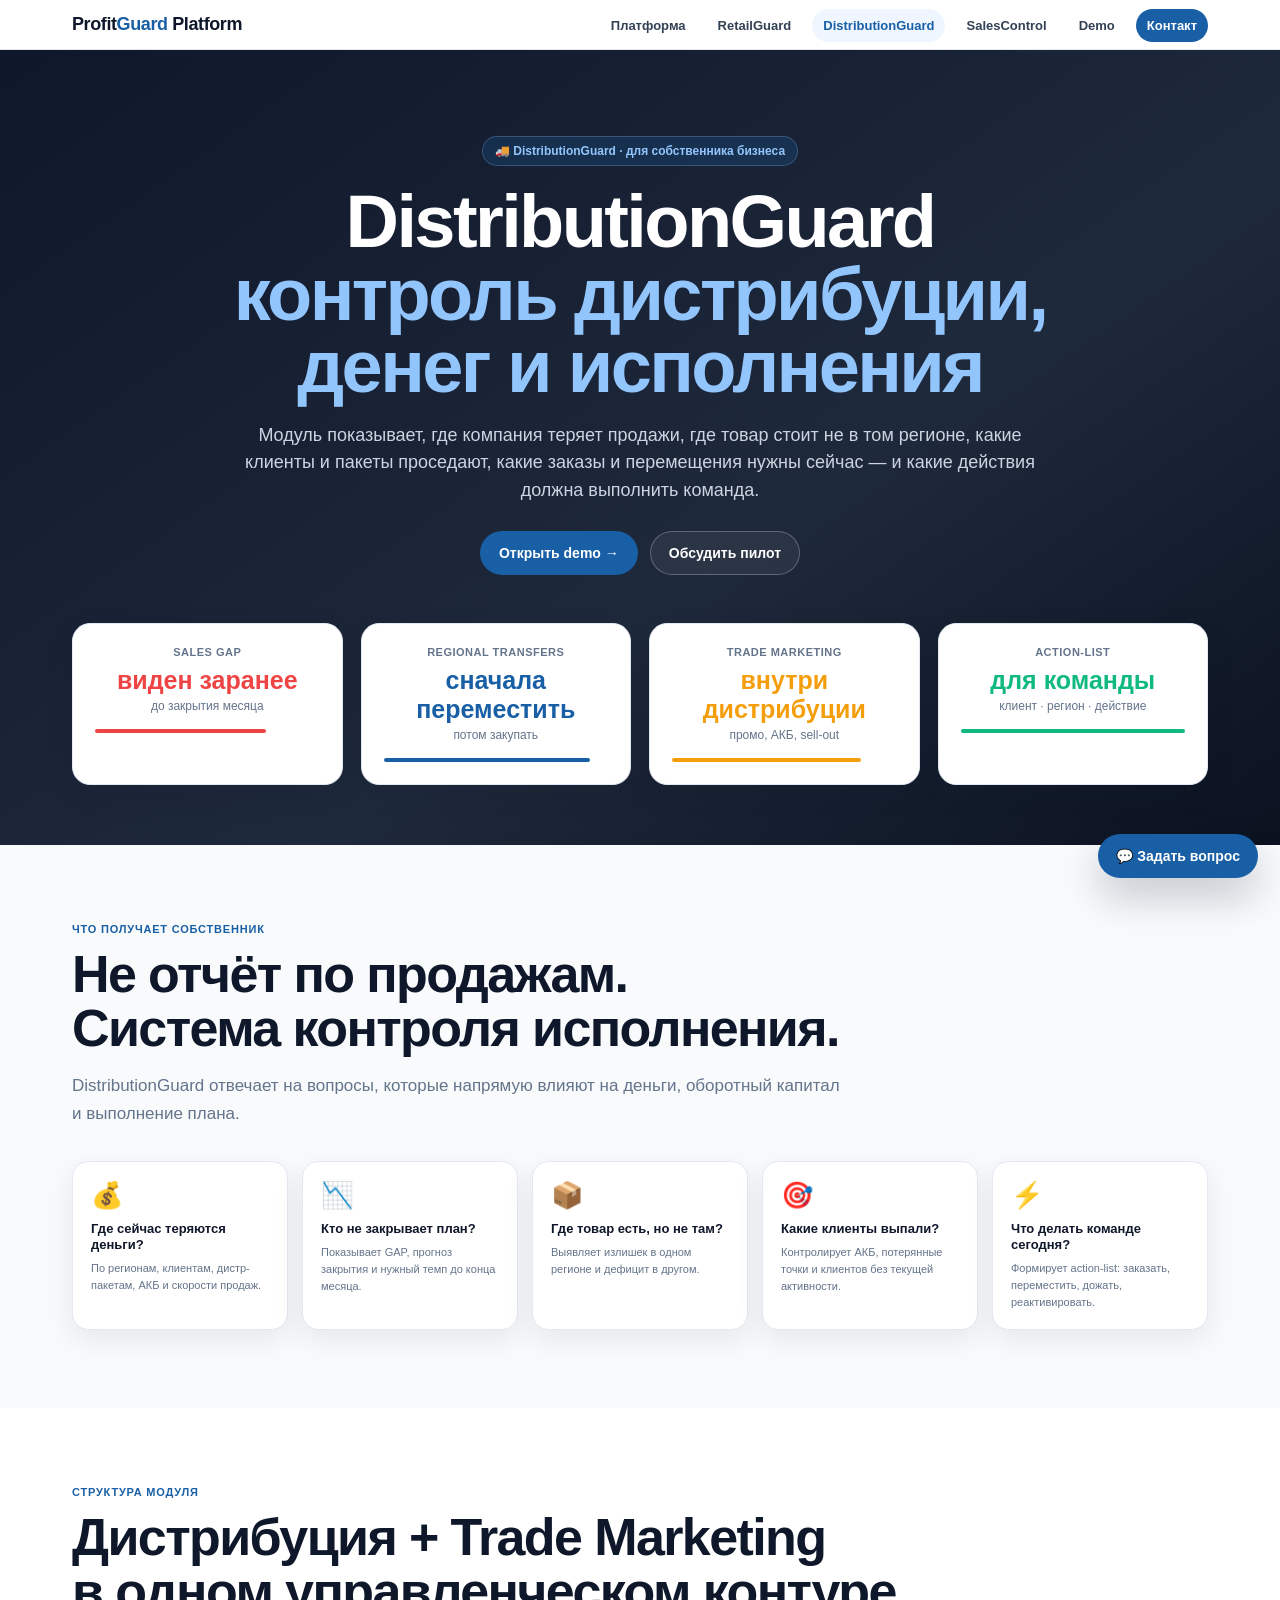
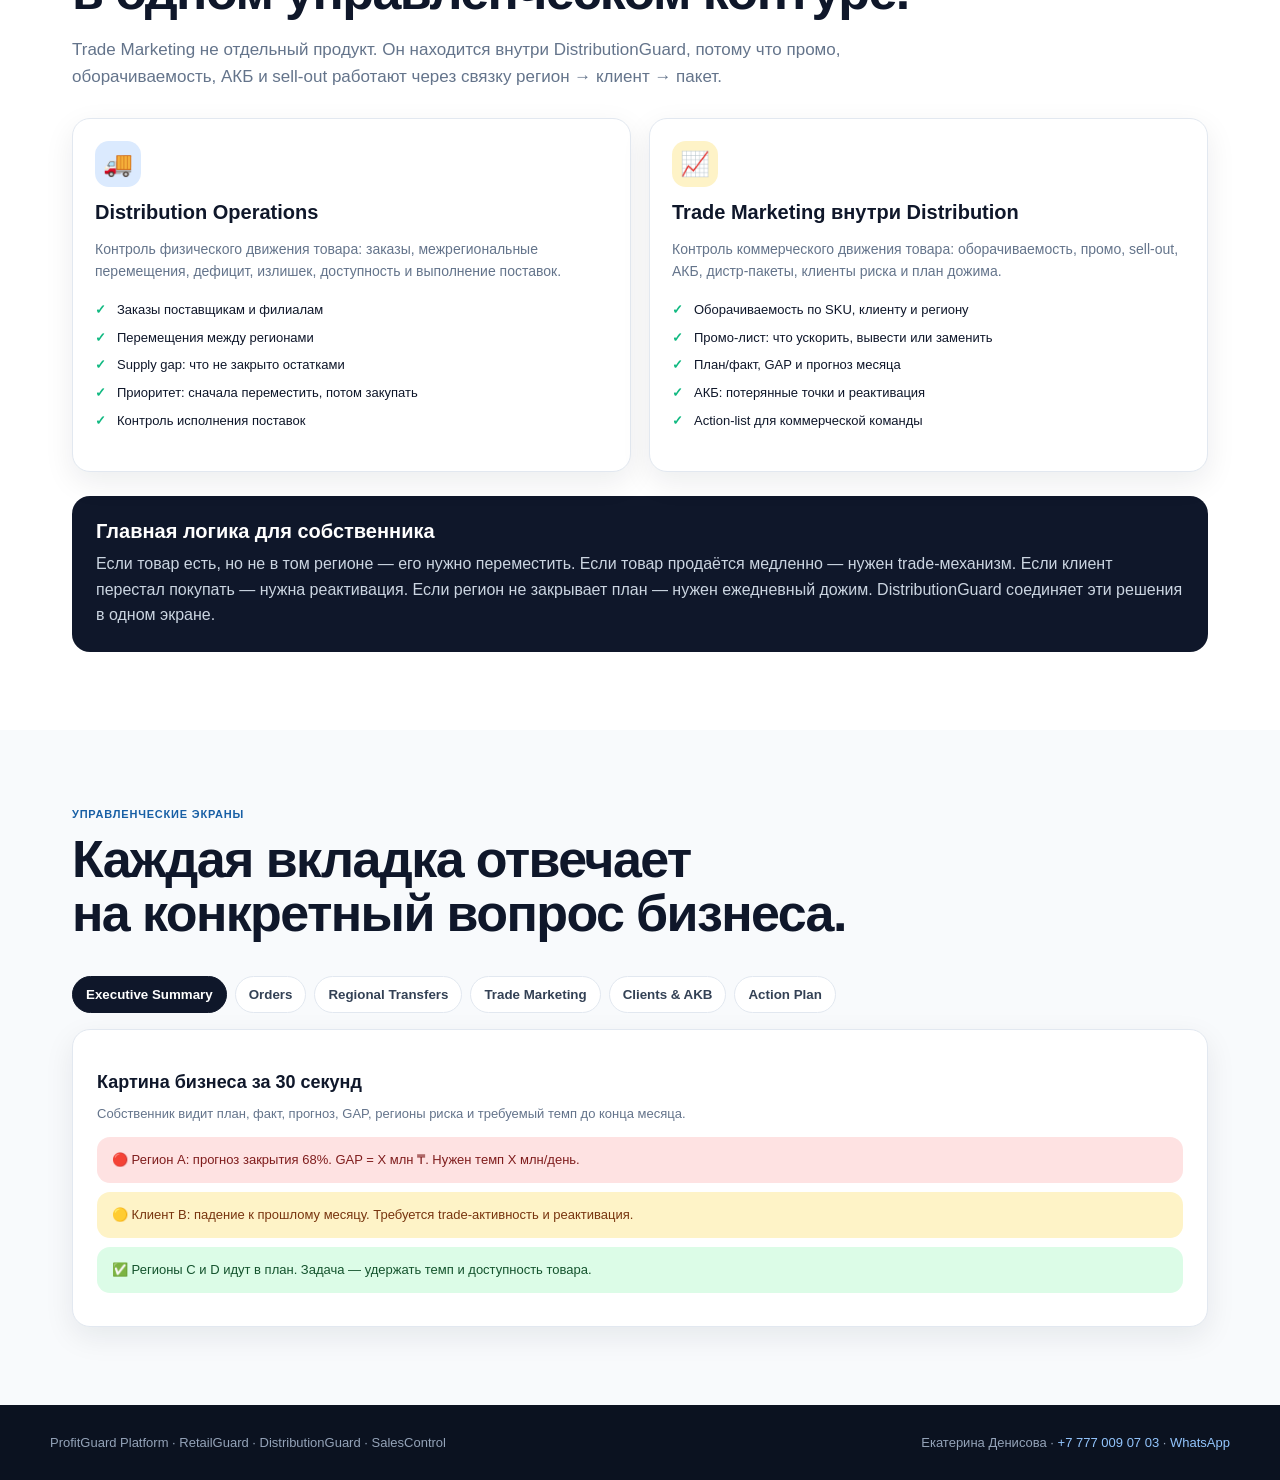
<file: trade.html>
<!DOCTYPE html><html lang="ru"><head><meta charset="UTF-8"><meta http-equiv="refresh" content="0; url=distribution.html#trade-marketing"><title>Trade Marketing внутри DistributionGuard</title></head><body><script>location.href="distribution.html#trade-marketing"</script><a href="distribution.html#trade-marketing">Trade Marketing внутри DistributionGuard</a></body></html>
</file>
<file: styles.css>
:root{
  --bg:#0F172A;--off:#F8FAFC;--text:#0F172A;--muted:#64748B;--border:#E2E8F0;
  --blue:#185FA5;--green:#10B981;--amber:#F59E0B;--red:#EF4444;--purple:#7C3AED;
  --card-shadow:0 10px 30px rgba(15,23,42,.08);
}
*{box-sizing:border-box}
body{margin:0;font-family:Inter,Segoe UI,Arial,sans-serif;color:var(--text);background:#fff}
nav{position:sticky;top:0;z-index:50;background:rgba(255,255,255,.95);backdrop-filter:blur(12px);border-bottom:1px solid var(--border)}
.nav-inner{max-width:1180px;margin:0 auto;padding:14px 22px;display:flex;align-items:center;justify-content:space-between;gap:20px}
.nav-logo{font-weight:800;text-decoration:none;color:var(--text);font-size:18px;letter-spacing:-.4px}.nav-logo span{color:var(--blue)}
.nav-links{display:flex;gap:10px;align-items:center;list-style:none;margin:0;padding:0;flex-wrap:wrap}
.nav-links a{text-decoration:none;color:#334155;font-size:13px;font-weight:650;padding:9px 11px;border-radius:999px}
.nav-links a.active,.nav-links a:hover{background:#EFF6FF;color:var(--blue)}
.nav-cta{background:var(--blue)!important;color:#fff!important}
.hero{background:linear-gradient(145deg,#0F172A 0%,#1E293B 60%,#0B1220 100%);color:#fff;padding:86px 22px;text-align:center}
.hero-tag{display:inline-flex;padding:7px 12px;border:1px solid rgba(255,255,255,.18);border-radius:999px;background:rgba(255,255,255,.08);font-size:12px;font-weight:750;color:#BAE6FD;margin-bottom:20px}
.hero h1{font-size:clamp(38px,7vw,74px);line-height:.98;margin:0 auto 18px;letter-spacing:-2.6px;max-width:960px}
.hero h1 em{font-style:normal;color:#93C5FD}.hero-sub{max-width:820px;margin:0 auto 26px;color:#CBD5E1;font-size:18px;line-height:1.55}
.hero-btns{display:flex;gap:12px;justify-content:center;flex-wrap:wrap}
.btn{display:inline-flex;align-items:center;justify-content:center;gap:8px;border-radius:999px;padding:13px 18px;font-weight:800;text-decoration:none;border:1px solid transparent;font-size:14px}
.btn-primary{background:var(--blue);color:#fff}.btn-green{background:var(--green);color:#fff}.btn-ghost{border-color:rgba(255,255,255,.25);color:#fff;background:rgba(255,255,255,.06)}
.btn-outline{border-color:var(--border);color:var(--text);background:#fff}.btn-sm{padding:10px 13px;font-size:12px}
.container{max-width:1180px;margin:0 auto;padding:0 22px}.section{padding:78px 0}.section-off{padding:78px 0;background:var(--off)}.section-dark{padding:78px 0;background:#0F172A;color:#fff}
.label{font-size:11px;font-weight:900;color:var(--blue);text-transform:uppercase;letter-spacing:.8px;margin-bottom:12px}.label-green{color:var(--green)}.label-amber{color:var(--amber)}.label-purple{color:var(--purple)}
.title{font-size:clamp(30px,5vw,52px);line-height:1.04;letter-spacing:-1.6px;margin:0 0 14px}.title-white{color:#fff}.subtitle{font-size:17px;color:var(--muted);line-height:1.6;max-width:780px}
.kpi-grid,.prod-grid,.feat-grid{display:grid;grid-template-columns:repeat(3,1fr);gap:18px}.kpi-grid{grid-template-columns:repeat(4,1fr)}
.kpi-card,.prod-card,.feat-item,.demo-card,.price-card{background:#fff;border:1px solid var(--border);border-radius:18px;padding:22px;box-shadow:var(--card-shadow)}
.kpi-label{font-size:11px;color:var(--muted);text-transform:uppercase;font-weight:800;letter-spacing:.5px}.kpi-val{font-size:25px;font-weight:900;margin:8px 0 4px}.kpi-sub{font-size:12px;color:var(--muted)}.kpi-bar{height:4px;border-radius:999px;margin-top:16px}
.prod-icon{width:46px;height:46px;border-radius:14px;display:flex;align-items:center;justify-content:center;font-size:24px;margin-bottom:14px}
.prod-icon-blue{background:#DBEAFE}.prod-icon-green{background:#DCFCE7}.prod-icon-amber{background:#FEF3C7}.prod-icon-purple{background:#EDE9FE}
.prod-num{font-size:11px;font-weight:900;text-transform:uppercase;letter-spacing:.5px}.prod-name{font-size:22px;font-weight:900;margin:7px 0}.prod-desc{font-size:14px;color:var(--muted);line-height:1.55}
.prod-features{padding:0;margin:18px 0;list-style:none}.prod-features li{font-size:13px;line-height:1.45;margin:9px 0;padding-left:22px;position:relative}.prod-features li:before{content:"✓";position:absolute;left:0;color:var(--green);font-weight:900}
.tabs-wrap{margin-top:36px}.tabs-nav{display:flex;gap:8px;flex-wrap:wrap;margin-bottom:16px}.tab-btn{border:1px solid var(--border);background:#fff;border-radius:999px;padding:10px 13px;font-weight:800;color:#334155;cursor:pointer}.tab-btn.active{background:#0F172A;color:#fff;border-color:#0F172A}
.tab-content{display:none;background:#fff;border:1px solid var(--border);border-radius:18px;padding:24px;box-shadow:var(--card-shadow)}.tab-content.active{display:block}
.mock-table{width:100%;border-collapse:collapse;background:#fff}.mock-table th{background:#0F172A;color:#fff;text-align:left;padding:11px;font-size:12px}.mock-table td{padding:10px;border-bottom:1px solid var(--border);font-size:12px}.mock-table .num{text-align:right;font-variant-numeric:tabular-nums}
.alert-box{border-radius:13px;padding:13px 15px;margin:9px 0;font-size:13px;line-height:1.55}.alert-blue{background:#DBEAFE;color:#1E3A8A}.alert-green{background:#DCFCE7;color:#14532D}.alert-amber{background:#FEF3C7;color:#78350F}.alert-red{background:#FEE2E2;color:#7F1D1D}
.status{display:inline-flex;border-radius:999px;padding:4px 8px;font-size:11px;font-weight:800}.s-risk{background:#FEF3C7;color:#92400E}.s-ok{background:#DCFCE7;color:#166534}.s-oos{background:#FEE2E2;color:#991B1B}.s-over{background:#EDE9FE;color:#5B21B6}
.footer{padding:30px 22px;background:#0B1220;color:#94A3B8;font-size:13px}.footer-inner{max-width:1180px;margin:0 auto;display:flex;justify-content:space-between;gap:15px;flex-wrap:wrap}
.footer a{color:#93C5FD;text-decoration:none}
.demo-grid{display:grid;grid-template-columns:repeat(3,1fr);gap:16px}.demo-card h3{margin-top:0}
@media(max-width:900px){.kpi-grid,.prod-grid,.feat-grid,.demo-grid{grid-template-columns:1fr}.nav-inner{align-items:flex-start;flex-direction:column}.hero{padding:64px 18px}.section,.section-off,.section-dark{padding:54px 0}}


/* Distribution owner page additions */
.owner-grid{display:grid;grid-template-columns:repeat(5,1fr);gap:14px;margin-top:34px}
.owner-q{background:#fff;border:1px solid var(--border);border-radius:16px;padding:18px;box-shadow:var(--card-shadow)}
.owner-q .ico{font-size:26px;margin-bottom:10px}
.owner-q h4{font-size:13px;line-height:1.25;margin:0 0 7px;color:var(--text)}
.owner-q p{font-size:11px;line-height:1.55;color:var(--muted);margin:0}
.split-grid{display:grid;grid-template-columns:1fr 1fr;gap:18px;margin-top:28px}
.owner-note{background:#0F172A;color:#fff;border-radius:18px;padding:24px;margin-top:24px}
.owner-note h3{margin:0 0 8px;font-size:20px;color:#fff}
.owner-note p{margin:0;color:#CBD5E1;line-height:1.6}
.pillar{background:#fff;border:1px solid var(--border);border-radius:18px;padding:22px;box-shadow:var(--card-shadow)}
.pillar h3{margin:0 0 8px;font-size:20px;color:var(--text)}
.pillar p{color:var(--muted);font-size:14px;line-height:1.6}
.prod-grid-three{display:grid;grid-template-columns:repeat(3,1fr);gap:18px}
.demo-grid{display:grid;grid-template-columns:repeat(3,1fr);gap:16px}
@media(max-width:1000px){.owner-grid{grid-template-columns:1fr 1fr}.split-grid,.prod-grid-three,.demo-grid{grid-template-columns:1fr}}
@media(max-width:620px){.owner-grid{grid-template-columns:1fr}}
</file>
